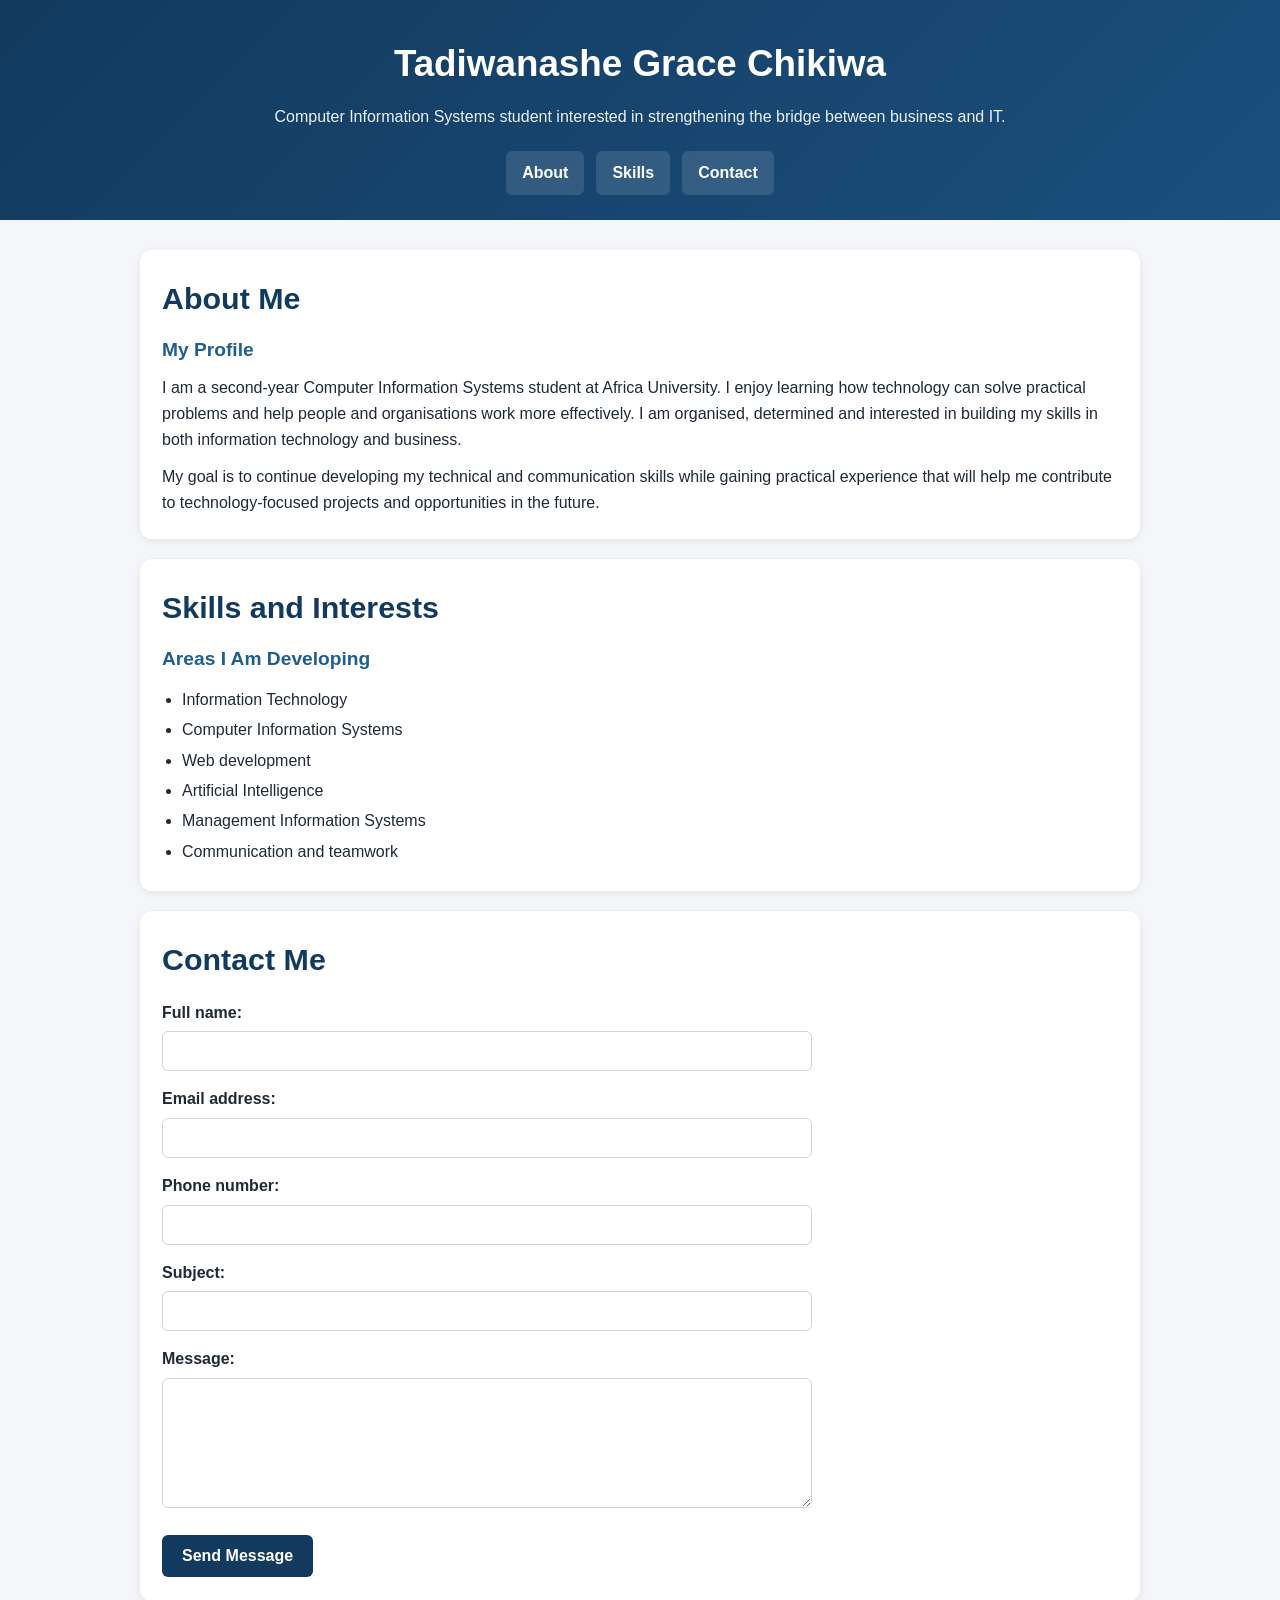
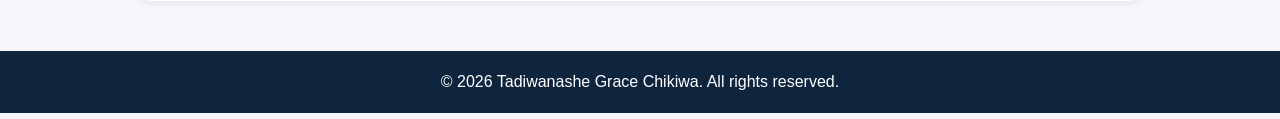
<file: index.html>
<!DOCTYPE html>
<html lang="en">

<head>
    <meta charset="UTF-8">
    <meta name="description" content="Tadiwanashe Grace Chikiwa's profile and mini-portfolio page.">
    <meta name="viewport" content="width=device-width, initial-scale=1.0">
    <title>Tadiwanashe Grace Chikiwa | Profile</title>
</head>

<body style="margin: 0; font-family: Arial, sans-serif; background-color: #f4f6f9; color: #1f2937; line-height: 1.6;">
    <header
        style="background: linear-gradient(135deg, #123a5f 0%, #1b4f7d 100%); color: #ffffff; padding: 35px 20px 25px; text-align: center;">
        <h1 style="margin: 0 0 10px; font-size: 2.3rem;">Tadiwanashe Grace Chikiwa</h1>
        <p style="margin: 0; font-size: 1rem; color: #eaf1f9;">Computer Information Systems student interested in
            strengthening the bridge between business and IT.</p>

        <nav aria-label="Main navigation" style="margin-top: 22px;">
            <ul
                style="list-style: none; margin: 0; padding: 0; display: flex; justify-content: center; gap: 12px; flex-wrap: wrap;">
                <li><a href="#about"
                        style="display: inline-block; background-color: rgba(255,255,255,0.12); color: #ffffff; text-decoration: none; padding: 9px 16px; border-radius: 6px; font-weight: bold;">About</a>
                </li>
                <li><a href="#skills"
                        style="display: inline-block; background-color: rgba(255,255,255,0.12); color: #ffffff; text-decoration: none; padding: 9px 16px; border-radius: 6px; font-weight: bold;">Skills</a>
                </li>
                <li><a href="#contact"
                        style="display: inline-block; background-color: rgba(255,255,255,0.12); color: #ffffff; text-decoration: none; padding: 9px 16px; border-radius: 6px; font-weight: bold;">Contact</a>
                </li>
            </ul>
        </nav>
    </header>

    <main style="max-width: 1000px; margin: 30px auto; padding: 0 20px 20px;">
        <section id="about"
            style="background-color: #ffffff; padding: 24px 22px; margin-bottom: 20px; border-radius: 12px; box-shadow: 0 2px 8px rgba(0,0,0,0.08);">
            <h2 style="margin: 0 0 12px; color: #123a5f; font-size: 1.9rem;">About Me</h2>
            <article>
                <h3 style="margin: 0 0 10px; color: #1f5f8f; font-size: 1.2rem;">My Profile</h3>
                <p style="margin: 0 0 12px;">
                    I am a second-year Computer Information Systems student at Africa University.
                    I enjoy learning how technology can solve practical problems and help people
                    and organisations work more effectively. I am organised, determined and
                    interested in building my skills in both information technology and business.
                </p>
                <p style="margin: 0;">
                    My goal is to continue developing my technical and communication skills while
                    gaining practical experience that will help me contribute to technology-focused
                    projects and opportunities in the future.
                </p>
            </article>
        </section>

        <section id="skills"
            style="background-color: #ffffff; padding: 24px 22px; margin-bottom: 20px; border-radius: 12px; box-shadow: 0 2px 8px rgba(0,0,0,0.08);">
            <h2 style="margin: 0 0 12px; color: #123a5f; font-size: 1.9rem;">Skills and Interests</h2>
            <article>
                <h3 style="margin: 0 0 10px; color: #1f5f8f; font-size: 1.2rem;">Areas I Am Developing</h3>
                <ul style="margin: 0; padding-left: 20px; line-height: 1.9;">
                    <li>Information Technology</li>
                    <li>Computer Information Systems</li>
                    <li>Web development</li>
                    <li>Artificial Intelligence</li>
                    <li>Management Information Systems</li>
                    <li>Communication and teamwork</li>
                </ul>
            </article>
        </section>

        <section id="contact"
            style="background-color: #ffffff; padding: 24px 22px; border-radius: 12px; box-shadow: 0 2px 8px rgba(0,0,0,0.08);">
            <h2 style="margin: 0 0 16px; color: #123a5f; font-size: 1.9rem;">Contact Me</h2>

            <form action="#" method="post" style="max-width: 650px;">
                <p style="margin: 0 0 15px;">
                    <label for="full-name" style="display: block; margin-bottom: 6px; font-weight: bold;">Full
                        name:</label>
                    <input type="text" id="full-name" name="full_name" minlength="2" required
                        style="width: 100%; padding: 10px; border: 1px solid #cbd5e1; border-radius: 6px; box-sizing: border-box; font-size: 1rem;">
                </p>

                <p style="margin: 0 0 15px;">
                    <label for="email" style="display: block; margin-bottom: 6px; font-weight: bold;">Email
                        address:</label>
                    <input type="email" id="email" name="email" required
                        style="width: 100%; padding: 10px; border: 1px solid #cbd5e1; border-radius: 6px; box-sizing: border-box; font-size: 1rem;">
                </p>

                <p style="margin: 0 0 15px;">
                    <label for="phone" style="display: block; margin-bottom: 6px; font-weight: bold;">Phone
                        number:</label>
                    <input type="tel" id="phone" name="phone" pattern="[0-9+() -]{7,20}" required
                        style="width: 100%; padding: 10px; border: 1px solid #cbd5e1; border-radius: 6px; box-sizing: border-box; font-size: 1rem;">
                </p>

                <p style="margin: 0 0 15px;">
                    <label for="subject" style="display: block; margin-bottom: 6px; font-weight: bold;">Subject:</label>
                    <input type="text" id="subject" name="subject" minlength="3" required
                        style="width: 100%; padding: 10px; border: 1px solid #cbd5e1; border-radius: 6px; box-sizing: border-box; font-size: 1rem;">
                </p>

                <p style="margin: 0 0 20px;">
                    <label for="message" style="display: block; margin-bottom: 6px; font-weight: bold;">Message:</label>
                    <textarea id="message" name="message" rows="6" minlength="10" required
                        style="width: 100%; padding: 10px; border: 1px solid #cbd5e1; border-radius: 6px; box-sizing: border-box; resize: vertical; font-size: 1rem;"></textarea>
                </p>

                <button type="submit"
                    style="background-color: #123a5f; color: #ffffff; border: none; padding: 12px 20px; border-radius: 6px; font-size: 1rem; font-weight: bold; cursor: pointer;">Send
                    Message</button>
            </form>
        </section>
    </main>

    <footer style="background-color: #0f243d; color: #ffffff; text-align: center; padding: 18px;">
        <p style="margin: 0;">&copy; 2026 Tadiwanashe Grace Chikiwa. All rights reserved.</p>
    </footer>
</body>

</html>
</file>
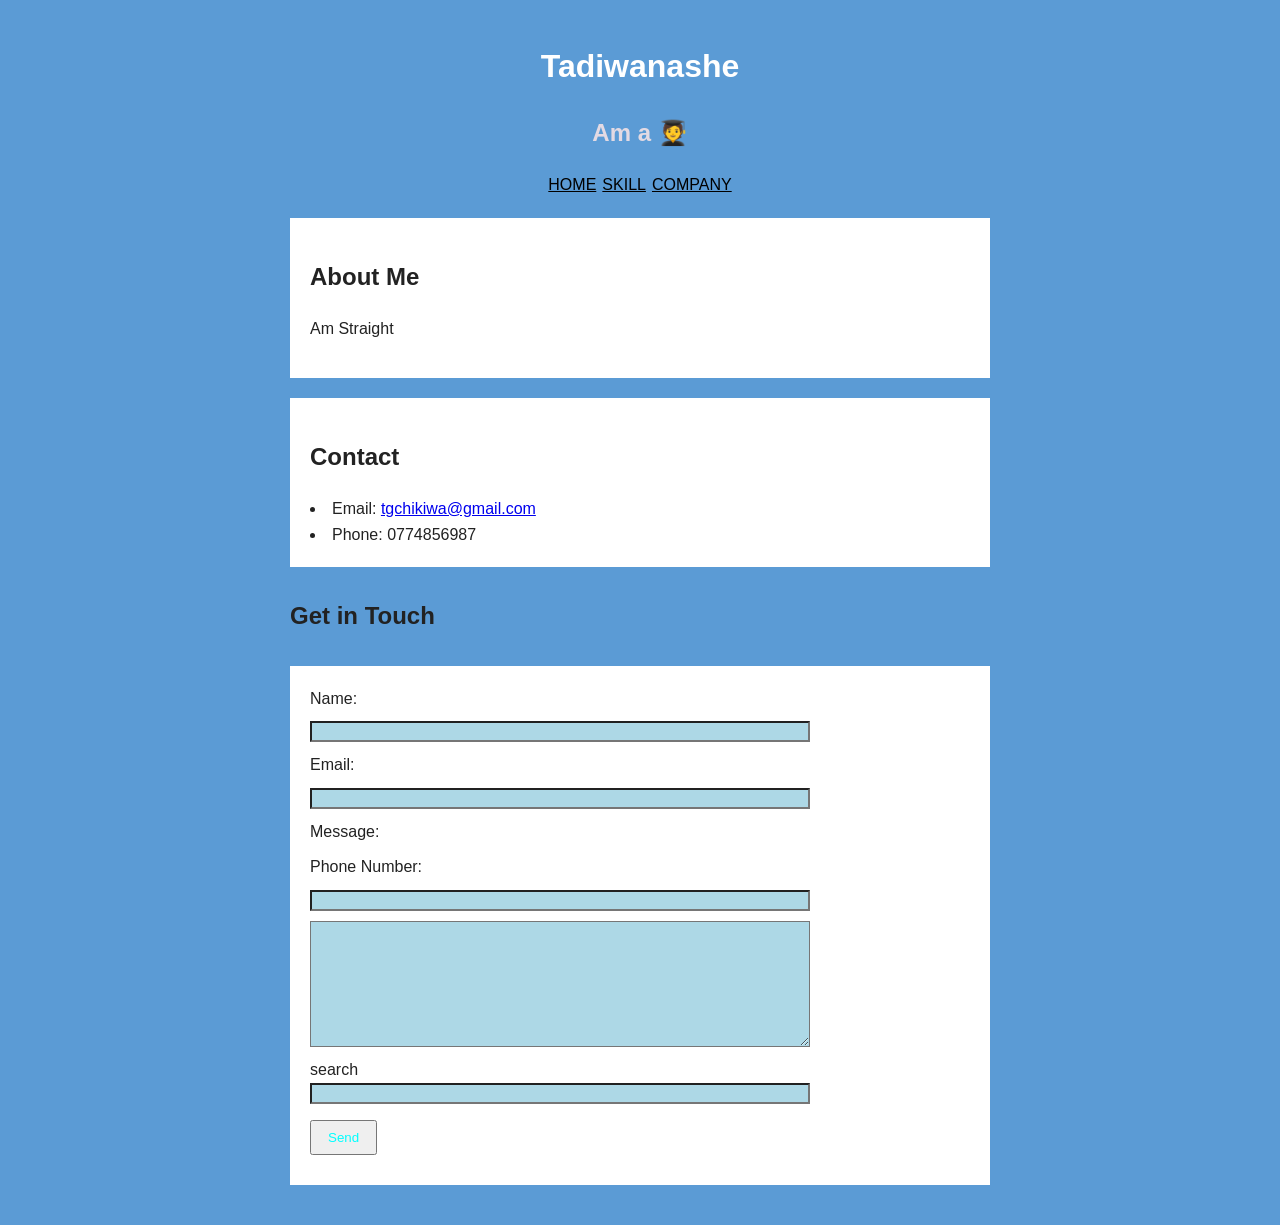
<file: profile.html>
<!DOCTYPE html>
<html lang="en">

<head>
    <header>
        <style>
            h1 {
                color: white; /* internal styling */
            }
        </style>
        <h1 style="text-align: center;">Tadiwanashe</h1>
        <h2 style="color: rgb(227, 218, 227);" style="text-align: center;" style=" font-weight: bold,"> Am a 🧑‍🎓</h2>
        <!--inline styling-->
        <nav>
            <a href="#home"> HOME</a>
            <a style="text-align: center;" href="#skill"> SKILL</a>
            <a href="#company"> COMPANY</a>
        </nav>
    </header>
    <meta charset="UTF-8">
    <meta name="viewport" content="width=device-width, initial-scale=1.0">
    <title>first_lecture_my profile</title>
    <link rel="stylesheet" href="style.css"> <!--linking the css file to the html file-->
</head>
<main>
    <section>
        <h2> About Me</h2>
        <p> Am Straight</p>
    </section>
    <section>
        <h2> Contact</h2>

        <li> Email: <a href="tgchikiwa@gmail.com">tgchikiwa@gmail.com</a> </li>
        <li> Phone: 0774856987</li>
    </section>
    <h2 style="margin-top: 30px;"> Get in Touch</h2>
    <form style="margin-top: 30px;">
        <label for="name">Name:</label>
        <input type="text" id="name" name="name" pattern="[A-Za-z]{3,}" title="Please enter at least 3 letters"
            required>

        <label for="email">Email:</label>
        <input type="email" id="email" name="email" required>

        <label for="message">Message:</label>

        <label for="number">Phone Number:</label>
        <input type="tel" id="number" name="number" pattern="[0-9]{10}" title="Please enter exactly 10 digits" required>

        <textarea id="message" name="message" rows="8" cols="40"></textarea>

        <div>search</div>
        <input type="text">
        <p> </p>

        <button type="submit">Send</button>
    </form>

</main>


</body>

</html>
</file>
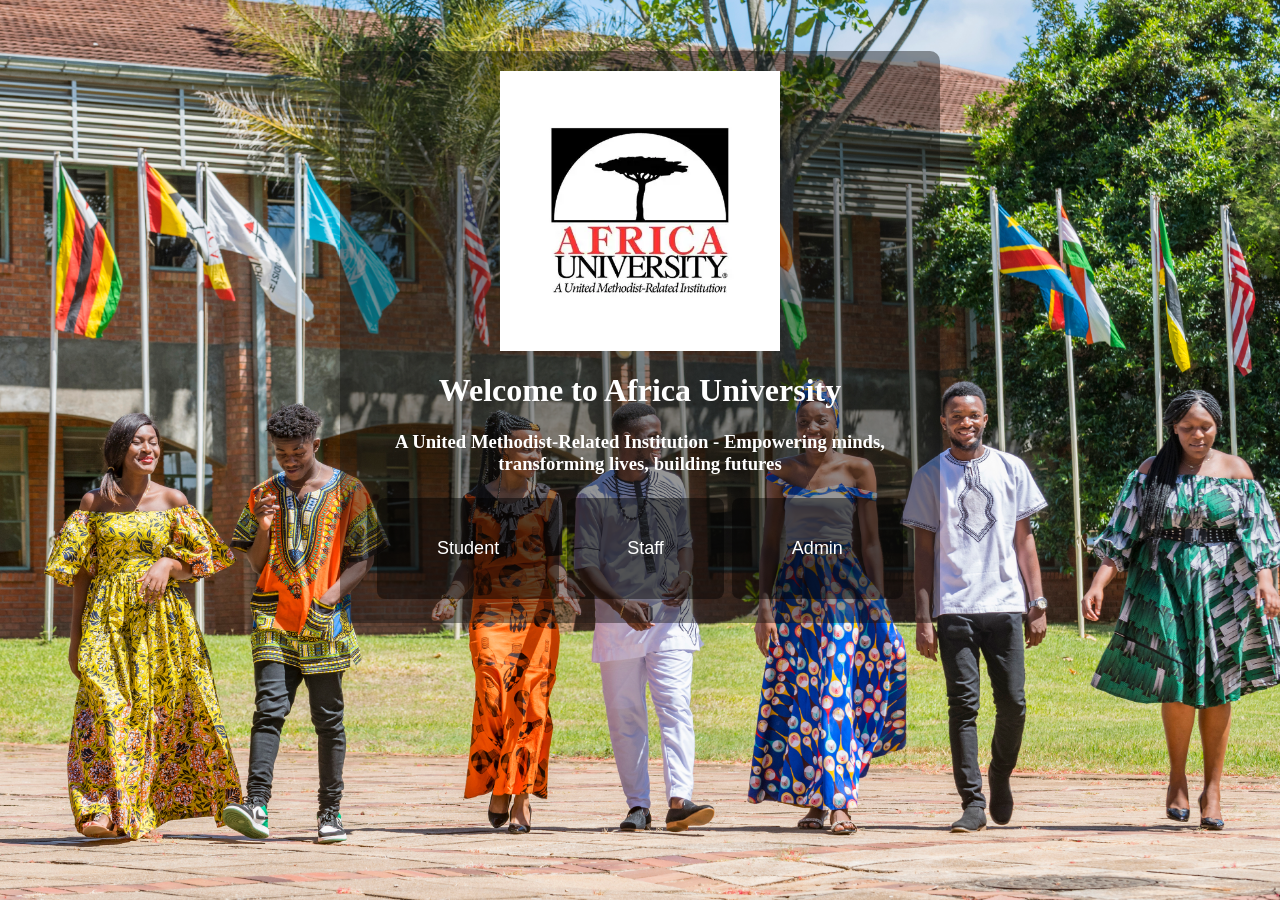
<file: AU/AU_main.html>
<!DOCTYPE html>
<html lang="en">

<head>
    <title>AU Website</title>
</head>

<body>
    <link rel="stylesheet" href="AUmain_style.css">
    <div class="container">
        <img src="logo.webp" alt="Description of image" width="10" height="150">
        <h1>Welcome to Africa University</h1>
        <h3>A United Methodist-Related Institution - Empowering minds, transforming lives, building futures</h3>
        <section></section>

        <button><a href="AU_studentProfile.html">Student </a></button>
        <button><a href="AU_lecturerProfile.html">Staff</a></button>
        <button><a href="AU_adminProfile.html">Admin</a></button>
        </section>

    </div>

</body>

</html>
</file>
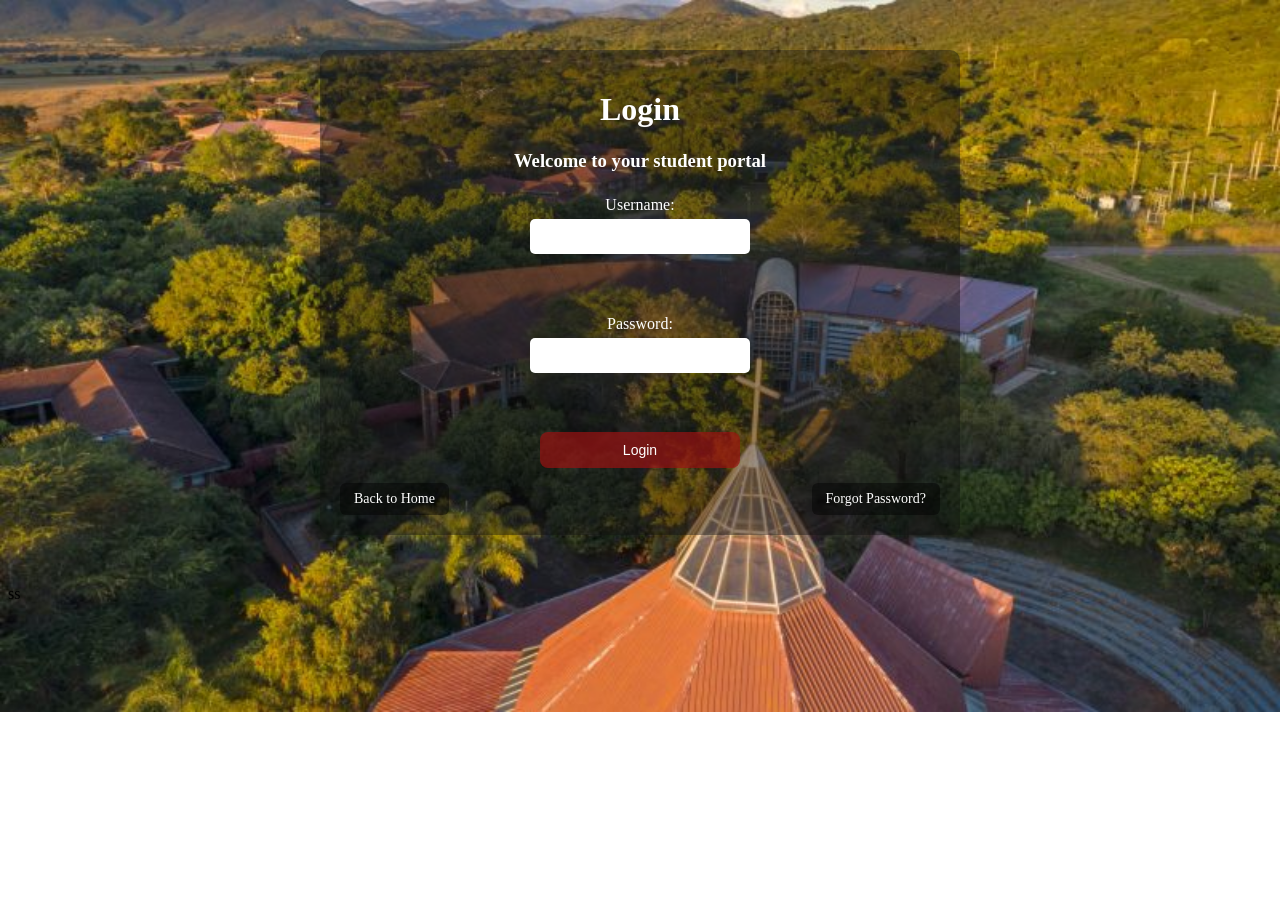
<file: AU/AU_studentProfile.html>
<!DOCTYPE html>
<html lang="en">

<head>
    <meta charset="UTF-8">
    <meta name="viewport" content="width=device-width, initial-scale=1.0">
    <title>Student Profile</title>
</head>

<body>
    <link rel="stylesheet" href="AU_studentProfile_style.css">
    <div class="container">

        <h1> Login</h1>
        <h3>Welcome to your student portal</h3>

        <form action="AU_studentProfile.html" method="post">
            <label for="username">Username:</label>
            <input type="text" id="username" name="username" required><br><br>
            <label for="password">Password:</label>
            <input type="password" id="password" name="password" required><br><br>
            <input type="submit" value="Login">
        </form>

        <div class="button-row">
            <a href="AU_main.html" class="nav-button">Back to Home</a>
            <a href="AU_studentProfile.html" class="nav-button">Forgot Password?</a>
        </div>
    </div>
</body>

</html>ss
</file>
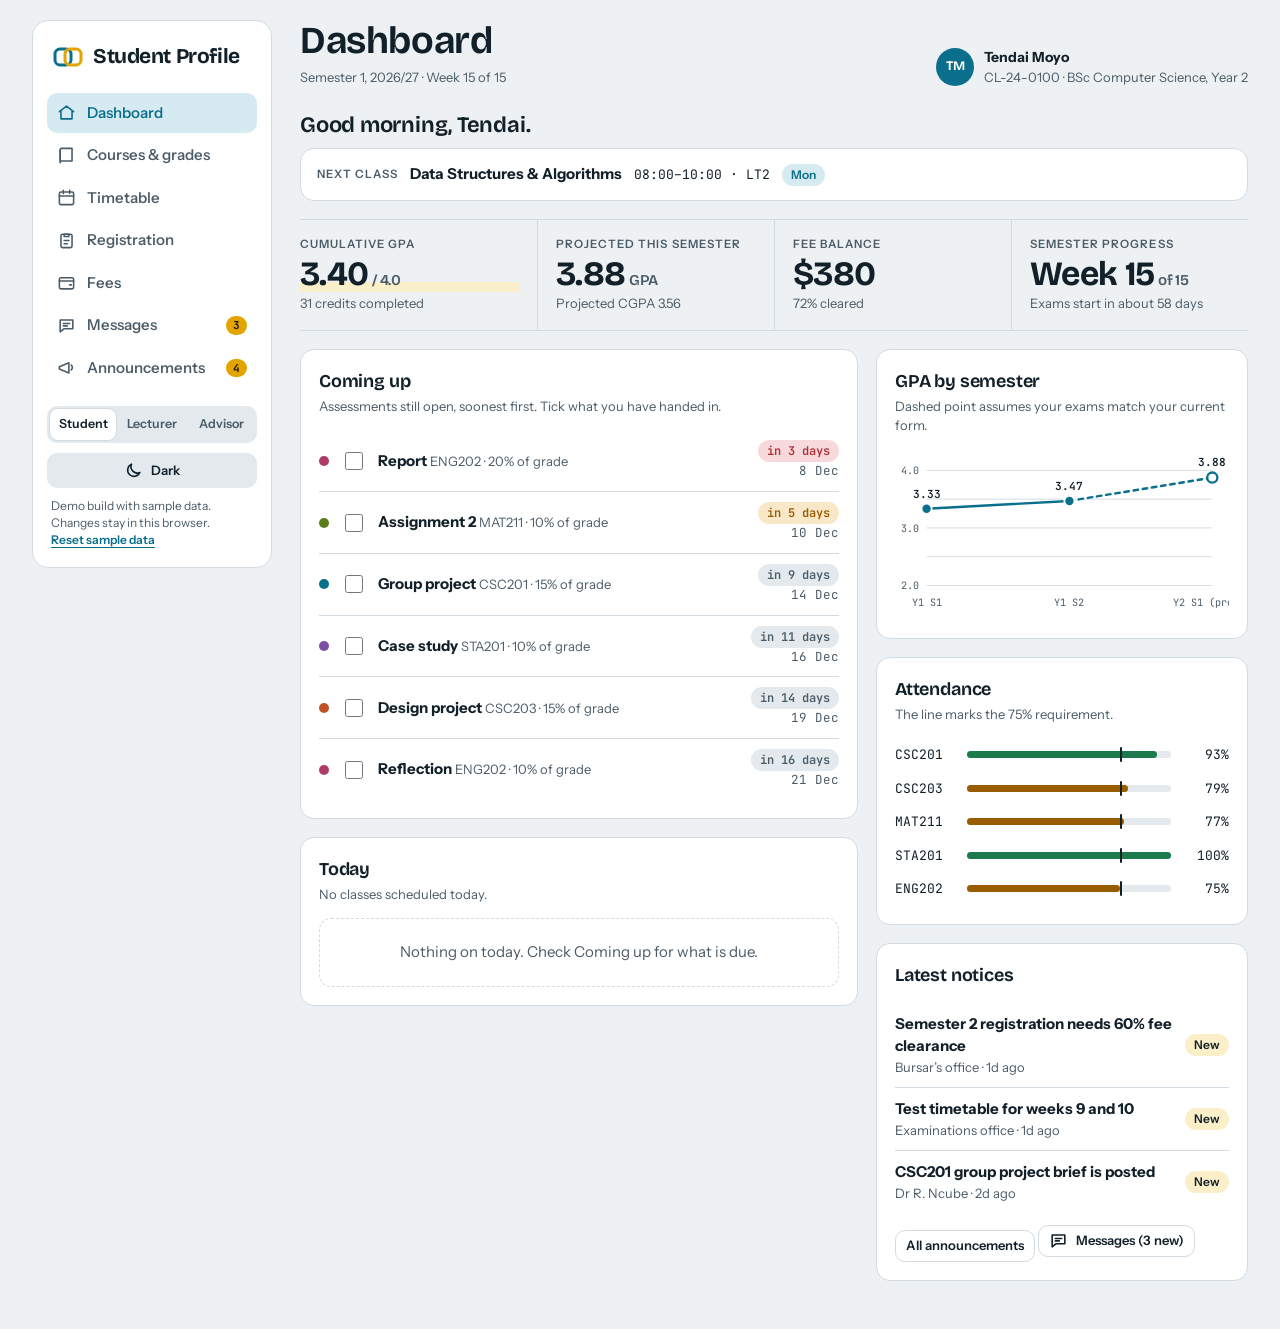
<file: group assignment/Student Profile.html>
<!doctype html><html><head><meta charset=utf8><meta name=viewport content="width=device-width,initial-scale=1,viewport-fit=cover"><style>:root{color-scheme:light;box-sizing:border-box;padding-top:env(safe-area-inset-top,0px);padding-bottom:env(safe-area-inset-bottom,0px)}html{scroll-padding-top:env(safe-area-inset-top,0px)}body{margin:0;padding:0;font:14px -apple-system,BlinkMacSystemFont,sans-serif;background:#faf9f5;color:#141413}img{max-width:100%}[hidden]:not([hidden=until-found i]){display:none!important}</style></head><body>
<title>Student Profile</title>
<link rel="preconnect" href="https://fonts.googleapis.com">
<link rel="preconnect" href="https://fonts.gstatic.com" crossorigin>
<link rel="stylesheet" href="https://fonts.googleapis.com/css2?family=Bricolage+Grotesque:opsz,wght@12..96,500..800&family=Instrument+Sans:wght@400..700&family=JetBrains+Mono:wght@400;500&display=swap">
<style>
/* Layout: sticky navigation rail plus one content column on desktop; the rail collapses into a scrolling tab strip on phones. Palette: cool slate with a teal accent and marigold used only for highlights. */
:root{
  --bg:#EDF1F4; --surface:#FFFFFF; --sunk:#E3E9ED; --ink:#12202A; --ink2:#4B5C68; --line:#D2DBE1;
  --accent:#0A6F8C; --accent-ink:#FFFFFF; --accent-soft:#D6EBF1;
  --mark:#E3A400; --mark-soft:#FBEFC9;
  --good:#1D7A4D; --good-soft:#D8EFE1; --warn:#9A5C00; --warn-soft:#F9E8C7; --bad:#B0303A; --bad-soft:#F7D9DB;
  --c1:#0A6F8C; --c2:#BE5328; --c3:#5A7D1C; --c4:#7A4EA4; --c5:#AE3A69;
  --font-d:'Bricolage Grotesque',system-ui,-apple-system,'Segoe UI',sans-serif;
  --font-b:'Instrument Sans',system-ui,-apple-system,'Segoe UI',sans-serif;
  --font-m:'JetBrains Mono',ui-monospace,SFMono-Regular,Menlo,monospace;
}
@media (prefers-color-scheme: dark){
  :root:not([data-theme="light"]){
    --bg:#0D151A; --surface:#141F27; --sunk:#1B2933; --ink:#E5EDF1; --ink2:#9EB0BB; --line:#25343F;
    --accent:#4FB8D6; --accent-ink:#06222B; --accent-soft:#15313C;
    --mark:#F0C04A; --mark-soft:#3A2F10;
    --good:#5FCB93; --good-soft:#12301F; --warn:#E8B04A; --warn-soft:#38290E; --bad:#F08189; --bad-soft:#3A1A1D;
    --c1:#4FB8D6; --c2:#F08A5D; --c3:#9DC653; --c4:#B993E0; --c5:#EE7FAE;
    color-scheme:dark;
  }
}
:root[data-theme="dark"]{
  --bg:#0D151A; --surface:#141F27; --sunk:#1B2933; --ink:#E5EDF1; --ink2:#9EB0BB; --line:#25343F;
  --accent:#4FB8D6; --accent-ink:#06222B; --accent-soft:#15313C;
  --mark:#F0C04A; --mark-soft:#3A2F10;
  --good:#5FCB93; --good-soft:#12301F; --warn:#E8B04A; --warn-soft:#38290E; --bad:#F08189; --bad-soft:#3A1A1D;
  --c1:#4FB8D6; --c2:#F08A5D; --c3:#9DC653; --c4:#B993E0; --c5:#EE7FAE;
  color-scheme:dark;
}
*{box-sizing:border-box}
body{background:var(--bg);color:var(--ink);font-family:var(--font-b);font-size:15px;line-height:1.5;-webkit-text-size-adjust:100%}
h1,h2,h3,h4{font-family:var(--font-d);font-weight:650;margin:0;text-wrap:balance;letter-spacing:-.01em}
p{margin:0}
button,input,select,textarea{font:inherit;color:inherit}
:focus-visible{outline:2px solid var(--accent);outline-offset:2px;border-radius:6px}
.mono{font-family:var(--font-m);font-variant-numeric:tabular-nums}
.num{font-variant-numeric:tabular-nums}
.muted{color:var(--ink2)}
.small{font-size:13px}
.lbl{font-size:11.5px;letter-spacing:.09em;text-transform:uppercase;color:var(--ink2);font-weight:600}

/* shell */
.app{max-width:1340px;margin:0 auto;padding-inline:clamp(16px,3vw,32px);padding-block:20px 48px;display:grid;grid-template-columns:240px minmax(0,1fr);gap:28px;align-items:start}
.rail{position:sticky;top:calc(20px + env(safe-area-inset-top,0px));display:flex;flex-direction:column;gap:18px;background:var(--surface);border:1px solid var(--line);border-radius:16px;padding:18px 14px;max-height:calc(100vh - 40px);overflow:auto}
.brand{display:flex;align-items:center;gap:10px;padding:2px 6px}
.brand b{font-family:var(--font-d);font-size:21px;letter-spacing:-.02em}
.brand svg{flex:none}
.nav{display:flex;flex-direction:column;gap:2px}
.nav button{display:flex;align-items:center;gap:11px;width:100%;text-align:left;background:none;border:0;border-radius:10px;padding:9px 10px;cursor:pointer;color:var(--ink2);font-weight:550}
.nav button:hover{background:var(--sunk);color:var(--ink)}
.nav button[aria-current="page"]{background:var(--accent-soft);color:var(--accent)}
.nav .badge{margin-left:auto;background:var(--mark);color:#241A00;border-radius:99px;font-size:11px;font-weight:700;padding:1px 7px;font-family:var(--font-m)}
.rail-foot{display:flex;flex-direction:column;gap:10px;margin-top:auto}
.seg{display:grid;grid-template-columns:1fr 1fr 1fr;background:var(--sunk);border-radius:10px;padding:3px;gap:3px}
.seg button{border:0;background:none;border-radius:8px;padding:6px 4px;cursor:pointer;font-weight:600;color:var(--ink2);font-size:12.5px}
.seg button[aria-pressed="true"]{background:var(--surface);color:var(--ink);box-shadow:0 0 0 1px var(--line)}
.demo-tag{font-size:12px;color:var(--ink2);line-height:1.4;padding:0 4px}
.linkbtn{background:none;border:0;color:var(--accent);cursor:pointer;padding:0;font-weight:600;font-size:inherit;text-decoration:underline;text-underline-offset:3px}
.iconbtn{display:inline-flex;align-items:center;justify-content:center;gap:8px;background:var(--sunk);border:0;border-radius:10px;padding:8px 10px;cursor:pointer;font-weight:600;font-size:13px;color:var(--ink)}
.main{min-width:0;display:flex;flex-direction:column;gap:22px}
.top{display:flex;flex-wrap:wrap;gap:12px 20px;align-items:flex-end;justify-content:space-between}
.top h1{font-size:clamp(26px,3.4vw,38px);line-height:1.1}
.top .term{font-size:13px;color:var(--ink2);margin-top:6px}
.user{display:flex;align-items:center;gap:10px;font-size:13px}
.avatar{width:38px;height:38px;border-radius:50%;background:var(--accent);color:var(--accent-ink);display:grid;place-items:center;font-family:var(--font-d);font-weight:700;flex:none}
.user b{display:block;font-size:14px}

/* generic parts */
.card{background:var(--surface);border:1px solid var(--line);border-radius:14px;padding:18px;min-width:0}
.card h2{font-size:18px;margin-bottom:2px}
.card .sub{font-size:13px;color:var(--ink2);margin-bottom:14px}
.grid2{display:grid;grid-template-columns:repeat(auto-fit,minmax(min(100%,340px),1fr));gap:18px;align-items:start}
.cols{display:grid;grid-template-columns:minmax(0,1.5fr) minmax(0,1fr);gap:18px;align-items:start}
.stack{display:flex;flex-direction:column;gap:18px;min-width:0}
.btn{display:inline-flex;align-items:center;justify-content:center;gap:8px;padding:8px 14px;border-radius:10px;border:1px solid var(--line);background:var(--surface);cursor:pointer;font-weight:600;font-size:14px}
.btn:hover:not(:disabled){border-color:var(--ink2)}
.btn.primary{background:var(--accent);color:var(--accent-ink);border-color:transparent}
.btn.primary:hover:not(:disabled){filter:brightness(1.07)}
.btn.small{padding:5px 10px;font-size:13px}
.btn:disabled{opacity:.5;cursor:not-allowed}
.pill{display:inline-flex;align-items:center;gap:5px;border-radius:99px;padding:2px 9px;font-size:12px;font-weight:600;background:var(--sunk);color:var(--ink2);white-space:nowrap}
.pill.good{background:var(--good-soft);color:var(--good)}
.pill.warn{background:var(--warn-soft);color:var(--warn)}
.pill.bad{background:var(--bad-soft);color:var(--bad)}
.pill.acc{background:var(--accent-soft);color:var(--accent)}
.gchip{display:inline-block;min-width:34px;text-align:center;border-radius:8px;padding:1px 8px;font-family:var(--font-m);font-weight:500;font-size:13px}
.g-a{background:var(--good-soft);color:var(--good)}
.g-b{background:var(--accent-soft);color:var(--accent)}
.g-c{background:var(--warn-soft);color:var(--warn)}
.g-f{background:var(--bad-soft);color:var(--bad)}
.bar{position:relative;height:8px;border-radius:99px;background:var(--sunk);overflow:visible}
.bar>i{position:absolute;left:0;top:0;bottom:0;border-radius:99px;background:var(--accent);min-width:2px}
.bar>i.pend{background:repeating-linear-gradient(135deg,var(--mark) 0 4px,var(--mark-soft) 4px 8px)}
.bar>i.good{background:var(--good)}.bar>i.warn{background:var(--warn)}.bar>i.bad{background:var(--bad)}
.bar>u{position:absolute;top:-4px;bottom:-4px;width:2px;background:var(--ink);border-radius:2px;text-decoration:none}
.tbl{overflow-x:auto}
table{border-collapse:collapse;width:100%}
th{font-size:11.5px;letter-spacing:.08em;text-transform:uppercase;color:var(--ink2);text-align:left;font-weight:600;padding:8px 12px;border-bottom:1px solid var(--line);white-space:nowrap}
td{padding:10px 12px;border-bottom:1px solid var(--line);vertical-align:middle}
tr:last-child td{border-bottom:0}
td.r,th.r{text-align:right}
.empty{padding:22px;text-align:center;color:var(--ink2);border:1px dashed var(--line);border-radius:12px}
.note{font-size:13px;color:var(--ink2);background:var(--sunk);border-radius:10px;padding:10px 12px}
.note.warn{background:var(--warn-soft);color:var(--warn)}
.note.bad{background:var(--bad-soft);color:var(--bad)}
.note.good{background:var(--good-soft);color:var(--good)}
.field{display:flex;flex-direction:column;gap:5px;min-width:0}
.field label{font-size:13px;font-weight:600}
.field input,.field select,.field textarea{background:var(--surface);border:1px solid var(--line);border-radius:9px;padding:8px 10px;width:100%;min-width:0}
.field textarea{min-height:96px;resize:vertical}
.formrow{display:grid;grid-template-columns:repeat(auto-fit,minmax(min(100%,180px),1fr));gap:12px}
.chips{display:flex;flex-wrap:wrap;gap:8px}
.chips button{background:var(--surface);border:1px solid var(--line);border-radius:99px;padding:5px 13px;cursor:pointer;font-weight:600;font-size:13px;color:var(--ink2)}
.chips button[aria-pressed="true"]{background:var(--ink);color:var(--bg);border-color:var(--ink)}

/* dashboard */
.hello{display:flex;flex-direction:column;gap:6px}
.hello .next{display:flex;flex-wrap:wrap;align-items:center;gap:8px 12px;background:var(--surface);border:1px solid var(--line);border-radius:14px;padding:14px 16px}
.hello .next .t{font-family:var(--font-m);font-size:13px}
.strip{display:grid;grid-template-columns:repeat(auto-fit,minmax(min(100%,190px),1fr));border-block:1px solid var(--line)}
.strip>div{padding:16px 18px 16px 0;display:flex;flex-direction:column;gap:2px}
.strip>div+div{padding-left:18px;border-left:1px solid var(--line)}
.strip .v{font-family:var(--font-d);font-size:34px;font-weight:700;letter-spacing:-.02em;line-height:1.1}
.strip .v small{font-size:15px;font-weight:600;color:var(--ink2);margin-left:4px}
.strip .v.hl{box-shadow:inset 0 -10px 0 var(--mark-soft)}
.list{display:flex;flex-direction:column}
.list>div{display:flex;align-items:center;gap:12px;padding:10px 0;border-bottom:1px solid var(--line)}
.list>div:last-child{border-bottom:0}
.list .grow{flex:1;min-width:0}
.list .when{font-family:var(--font-m);font-size:12.5px;text-align:right;white-space:nowrap}
.dot{width:10px;height:10px;border-radius:50%;flex:none;background:var(--cc)}
.chk{width:18px;height:18px;accent-color:var(--accent);flex:none}
.done-t{text-decoration:line-through;color:var(--ink2)}
.att{display:grid;grid-template-columns:62px 1fr 48px;gap:10px;align-items:center;padding:7px 0}
.att .bar{height:7px}

/* courses */
.course{display:flex;flex-direction:column;gap:14px}
.course header{display:flex;justify-content:space-between;gap:12px;align-items:flex-start}
.course header .code{font-family:var(--font-m);font-size:12.5px;color:var(--cc);font-weight:500}
.course header h3{font-size:19px;line-height:1.2}
.big{font-family:var(--font-d);font-size:36px;font-weight:700;line-height:1;text-align:right;letter-spacing:-.02em}
.arow{display:grid;grid-template-columns:minmax(0,1.2fr) minmax(0,1fr) auto;gap:10px;align-items:center;font-size:14px}
.arow .nm small{color:var(--ink2);margin-left:4px}
.arow .val{font-family:var(--font-m);font-size:12.5px;text-align:right;white-space:nowrap}
.plan{border:1px solid var(--line);border-radius:12px;padding:12px;display:flex;flex-direction:column;gap:8px}
.plan .row{display:flex;flex-wrap:wrap;align-items:center;gap:8px 10px;font-size:14px}
.plan select{background:var(--surface);border:1px solid var(--line);border-radius:8px;padding:3px 8px}
.plan .answer{font-family:var(--font-d);font-size:20px;font-weight:650}
details.term{border-top:1px solid var(--line)}
details.term summary{cursor:pointer;padding:12px 0;display:flex;gap:12px;align-items:center;font-weight:600;list-style:none}
details.term summary::-webkit-details-marker{display:none}
details.term summary .gp{margin-left:auto;font-family:var(--font-m)}
.scale{display:flex;flex-wrap:wrap;gap:6px 14px;font-size:13px;color:var(--ink2)}

/* timetable */
.tt-scroll{overflow-x:auto;border:1px solid var(--line);border-radius:14px;background:var(--surface)}
.tt{display:grid;grid-template-columns:54px repeat(5,minmax(112px,1fr));min-width:660px}
.tt .hd{padding:10px 8px;text-align:center;font-weight:650;font-size:13px;border-bottom:1px solid var(--line);background:var(--surface)}
.tt .hd.today{color:var(--accent);box-shadow:inset 0 -3px 0 var(--accent)}
.tt .tcol{position:relative;border-left:1px solid var(--line);height:var(--h);background-image:linear-gradient(var(--line) 1px,transparent 1px);background-size:100% var(--rh)}
.tt .tcol.today{background-color:color-mix(in srgb,var(--accent) 5%,var(--surface))}
.tt .hrs{position:relative;height:var(--h)}
.tt .hrs span{position:absolute;right:8px;transform:translateY(-50%);font-family:var(--font-m);font-size:11px;color:var(--ink2)}
.blk{position:absolute;left:4px;right:4px;border-radius:8px;border-left:4px solid var(--cc);background:color-mix(in srgb,var(--cc) 15%,var(--surface));padding:5px 7px;font-size:12px;line-height:1.3;overflow:hidden}
.blk b{display:block;font-family:var(--font-m);font-weight:500;font-size:11.5px;color:var(--cc)}
.blk span{color:var(--ink2)}

/* fees */
.stacked{height:14px;border-radius:99px;background:var(--sunk);display:flex;position:relative;overflow:visible}
.stacked i{display:block;height:100%}
.stacked i:first-child{border-radius:99px 0 0 99px;background:var(--accent)}
.stacked i.pend{background:repeating-linear-gradient(135deg,var(--mark) 0 4px,var(--mark-soft) 4px 8px)}
.stacked u{position:absolute;top:-5px;bottom:-5px;width:2px;background:var(--ink);text-decoration:none}
.bal{font-family:var(--font-d);font-size:44px;font-weight:700;letter-spacing:-.02em;line-height:1}
.legend{display:flex;flex-wrap:wrap;gap:6px 16px;font-size:12.5px;color:var(--ink2)}
.legend i{display:inline-block;width:10px;height:10px;border-radius:3px;margin-right:6px;vertical-align:-1px}

/* registration */
.opt{display:flex;flex-direction:column;gap:8px;padding:14px 0;border-bottom:1px solid var(--line)}
.opt:last-child{border-bottom:0}
.opt .hd{display:flex;gap:10px;align-items:flex-start;justify-content:space-between}
.opt .hd .nm{min-width:0}
.opt .hd .nm b{font-family:var(--font-d);font-size:16.5px}
.opt .meta{font-size:13px;color:var(--ink2);display:flex;flex-wrap:wrap;gap:4px 14px}
.opt.in{background:linear-gradient(90deg,var(--accent-soft),transparent 70%);margin-inline:-18px;padding-inline:18px}
.meter{position:relative;height:10px;border-radius:99px;background:var(--sunk);margin:8px 0 22px}
.meter i{position:absolute;left:0;top:0;bottom:0;border-radius:99px;background:var(--accent)}
.meter u{position:absolute;top:-3px;bottom:-3px;width:2px;background:var(--ink);text-decoration:none}
.meter u span{position:absolute;top:16px;left:50%;transform:translateX(-50%);font:11px var(--font-m);color:var(--ink2)}
.sticky{position:sticky;top:calc(20px + env(safe-area-inset-top,0px))}

/* announcements */
.ann{border-bottom:1px solid var(--line);padding:14px 0}
.ann:last-child{border-bottom:0}
.ann button.h{all:unset;box-sizing:border-box;display:flex;gap:12px;align-items:flex-start;width:100%;cursor:pointer;border-radius:8px}
.ann button.h:focus-visible{outline:2px solid var(--accent);outline-offset:3px}
.ann .tt2{flex:1;min-width:0}
.ann .tt2 b{font-family:var(--font-d);font-size:16.5px;display:block}
.ann .unr{width:9px;height:9px;border-radius:50%;background:var(--mark);flex:none;margin-top:8px}
.ann .body{margin:10px 0 0 21px;max-width:68ch}

/* gradebook */
.gb input{width:70px;background:var(--surface);border:1px solid var(--line);border-radius:7px;padding:5px 7px;font-family:var(--font-m);font-size:13px;text-align:right}
.gb input[aria-invalid="true"]{border-color:var(--bad);background:var(--bad-soft)}
.gb tr.risk td:first-child{box-shadow:inset 3px 0 0 var(--bad)}
.dist{display:flex;align-items:flex-end;gap:10px;height:120px;padding-top:6px}
.dist div{flex:1;display:flex;flex-direction:column;align-items:center;justify-content:flex-end;gap:5px;height:100%}
.dist i{display:block;width:100%;border-radius:6px 6px 0 0;background:var(--accent);min-height:2px}
.dist span{font:12px var(--font-m);color:var(--ink2)}
.csvbox{width:100%;min-height:110px;font-family:var(--font-m);font-size:12px;border:1px solid var(--line);border-radius:9px;background:var(--surface);padding:10px}

/* messages */
.chat{display:grid;grid-template-columns:minmax(250px,320px) minmax(0,1fr);border:1px solid var(--line);border-radius:14px;background:var(--surface);overflow:hidden;min-height:520px}
.tlist{border-right:1px solid var(--line);display:flex;flex-direction:column;max-height:640px;overflow-y:auto}
.tlist .grp{padding:12px 16px 6px}
.th{all:unset;box-sizing:border-box;display:flex;gap:11px;align-items:flex-start;padding:12px 16px;cursor:pointer;border-bottom:1px solid var(--line);width:100%}
.th:hover{background:var(--sunk)}
.th:focus-visible{outline:2px solid var(--accent);outline-offset:-2px}
.th[aria-current="true"]{background:var(--accent-soft)}
.th .av{width:36px;height:36px;border-radius:50%;display:grid;place-items:center;flex:none;font:700 13px var(--font-d);background:color-mix(in srgb,var(--cc) 20%,var(--surface));color:var(--cc)}
.th .tx{flex:1;min-width:0}
.th .tx b{display:block;font-size:14.5px;white-space:nowrap;overflow:hidden;text-overflow:ellipsis}
.th .tx .sb{font-size:12px;color:var(--ink2);white-space:nowrap;overflow:hidden;text-overflow:ellipsis}
.th .tx .pv{font-size:13px;color:var(--ink2);margin-top:2px;display:-webkit-box;-webkit-line-clamp:2;-webkit-box-orient:vertical;overflow:hidden;word-break:break-word}
.th .mt{display:flex;flex-direction:column;align-items:flex-end;gap:5px;flex:none;font:11.5px var(--font-m);color:var(--ink2)}
.th .ub{background:var(--mark);color:#241A00;border-radius:99px;font:700 11px var(--font-m);padding:1px 7px}
.conv{display:flex;flex-direction:column;min-width:0}
.conv .ch{display:flex;align-items:center;gap:12px;padding:14px 18px;border-bottom:1px solid var(--line)}
.conv .ch h2{font-size:17px}
.msgs{flex:1;overflow-y:auto;padding:16px 18px;display:flex;flex-direction:column;gap:6px;max-height:440px;min-height:260px}
.day{align-self:center;font-size:11.5px;color:var(--ink2);background:var(--sunk);border-radius:99px;padding:2px 12px;margin:8px 0}
.bub{max-width:min(78%,520px);padding:9px 13px;border-radius:16px;background:var(--sunk);align-self:flex-start;border-bottom-left-radius:5px;overflow-wrap:anywhere;white-space:pre-wrap}
.bub.me{align-self:flex-end;background:var(--accent);color:var(--accent-ink);border-bottom-left-radius:16px;border-bottom-right-radius:5px}
.bub time{display:block;font:11px var(--font-m);opacity:.7;margin-top:3px}
.composer{border-top:1px solid var(--line);padding:12px 14px;display:flex;flex-direction:column;gap:10px}
.composer .row{display:flex;gap:10px;align-items:flex-end}
.composer textarea{flex:1;min-width:0;background:var(--surface);border:1px solid var(--line);border-radius:12px;padding:9px 12px;resize:none;min-height:46px;max-height:140px}
.composer .chips button{font-size:12.5px;padding:3px 11px}
.only-m{display:none}
.nomsg{margin:auto;text-align:center;color:var(--ink2);padding:24px}

/* chart */
.ax text{fill:var(--ink2);font:11px var(--font-m)}
.ax .gl{stroke:var(--line);stroke-width:1}
.trend .ln{fill:none;stroke:var(--accent);stroke-width:2.5;stroke-linecap:round;stroke-linejoin:round}
.trend .ln.dash{stroke-dasharray:5 5}
.trend .pt{fill:var(--accent);stroke:var(--surface);stroke-width:2}
.trend .pt.proj{fill:var(--surface);stroke:var(--accent);stroke-width:2.5}
.trend text.v{fill:var(--ink);font:600 12px var(--font-m);text-anchor:middle}
.trend text.x{text-anchor:middle}

.toast{position:fixed;left:50%;transform:translateX(-50%);bottom:calc(20px + env(safe-area-inset-bottom,0px));background:var(--ink);color:var(--bg);padding:10px 16px;border-radius:12px;font-weight:600;font-size:14px;z-index:20;max-width:calc(100vw - 32px);opacity:0;pointer-events:none;transition:opacity .2s}
.toast.show{opacity:1}
@media (prefers-reduced-motion:reduce){.toast{transition:none}}

@media (max-width:1020px){.cols{grid-template-columns:minmax(0,1fr)}.sticky{position:static}}
@media (max-width:860px){
  .app{grid-template-columns:minmax(0,1fr);gap:16px;padding-block:12px 40px}
  .rail{position:sticky;top:env(safe-area-inset-top,0px);z-index:10;max-height:none;overflow:visible;border-radius:14px;padding:10px;gap:8px;flex-direction:row;flex-wrap:wrap;align-items:center}
  .brand{padding:0}
  .nav{order:3;flex-direction:row;overflow-x:auto;width:100%;gap:4px;padding-bottom:2px}
  .nav button{width:auto;white-space:nowrap;padding:8px 12px;flex:none}
  .rail-foot{margin:0 0 0 auto;flex-direction:row;align-items:center}
  .demo-tag,.rail-foot .reset{display:none}
  .strip>div,.strip>div+div{padding:14px 12px 14px 0;border-left:0}
  .strip>div:nth-child(even){padding-left:14px;border-left:1px solid var(--line)}
  .chat{grid-template-columns:minmax(0,1fr)}
  .chat .tlist{border-right:0;max-height:none}
  .chat.show-thread .tlist,.chat.show-list .conv{display:none}
  .only-m{display:inline-flex}
  .msgs{max-height:55vh}
}
@media (max-width:480px){
  .arow{grid-template-columns:minmax(0,1fr) auto}
  .arow .bar{grid-column:1/-1;order:3}
  .big{font-size:30px}
}
</style>

<div class="app" id="app">
  <aside class="rail" aria-label="Main">
    <div class="brand">
      <svg width="30" height="30" viewBox="0 0 30 30" aria-hidden="true"><rect x="2" y="7" width="16" height="16" rx="5" fill="none" stroke="var(--accent)" stroke-width="3"/><rect x="12" y="7" width="16" height="16" rx="5" fill="none" stroke="var(--mark)" stroke-width="3"/></svg>
      <b>Student Profile</b>
    </div>
    <nav class="nav" id="nav" aria-label="Sections"></nav>
    <div class="rail-foot">
      <div class="seg" role="group" aria-label="View as">
        <button type="button" data-act="role" data-role="student" aria-pressed="true">Student</button>
        <button type="button" data-act="role" data-role="staff" aria-pressed="false">Lecturer</button>
        <button type="button" data-act="role" data-role="advisor" aria-pressed="false">Advisor</button>
      </div>
      <button type="button" class="iconbtn" id="themeBtn" data-act="theme" aria-label="Switch colour theme"></button>
      <p class="demo-tag">Demo build with sample data. Changes stay in this browser.<br><button type="button" class="linkbtn reset" data-act="reset">Reset sample data</button></p>
    </div>
  </aside>
  <div class="main">
    <header class="top">
      <div>
        <h1 id="title"></h1>
        <p class="term" id="term"></p>
      </div>
      <div class="user" id="user"></div>
    </header>
    <main id="view" tabindex="-1"></main>
  </div>
</div>
<div class="toast" id="toast" role="status" aria-live="polite"></div>

<script>
(function(){
'use strict';

/* ---------- helpers ---------- */
const $=(s,r)=>(r||document).querySelector(s);
const esc=s=>String(s).replace(/[&<>"']/g,c=>({'&':'&amp;','<':'&lt;','>':'&gt;','"':'&quot;',"'":'&#39;'}[c]));
const DAYS=['Mon','Tue','Wed','Thu','Fri'];
const base=new Date();base.setHours(0,0,0,0);
const dOff=n=>{const d=new Date(base);d.setDate(d.getDate()+n);return d};
const fmt=n=>dOff(n).toLocaleDateString('en-GB',{day:'numeric',month:'short'});
const money=n=>'$'+Number(n).toLocaleString('en-US',{minimumFractionDigits:(n%1?2:0),maximumFractionDigits:2});
const rel=n=>n===0?'today':n===1?'tomorrow':n<0?(-n)+'d ago':'in '+n+' days';
const hh=h=>{const H=Math.floor(h),m=Math.round((h-H)*60);return String(H).padStart(2,'0')+':'+String(m).padStart(2,'0')};
const slotTxt=s=>DAYS[s.d-1]+' '+hh(s.s)+'–'+hh(s.e)+' '+s.room;
const clamp=(v,a,b)=>Math.min(b,Math.max(a,v));
const rng=seed=>{let s=seed>>>0;return()=>{s=(Math.imul(s,1664525)+1013904223)>>>0;return s/4294967296}};

const SCALE=[[75,'A',4],[70,'B+',3.5],[60,'B',3],[55,'C+',2.5],[50,'C',2],[0,'F',0]];
const grade=m=>SCALE.find(x=>Math.round(m)>=x[0]);
const gcls=l=>l==='A'?'g-a':l==='F'?'g-f':l[0]==='B'?'g-b':'g-c';
const chip=m=>{const g=grade(m);return '<span class="gchip '+gcls(g[1])+'">'+g[1]+'</span>'};

const ic=n=>{const p={
 home:'<path d="M3 11l9-7 9 7"/><path d="M5 10v10h14V10"/>',
 book:'<path d="M4 5a2 2 0 012-2h13v16H6a2 2 0 00-2 2z"/><path d="M4 19V5"/>',
 calendar:'<rect x="3" y="5" width="18" height="16" rx="2"/><path d="M3 10h18M8 3v4M16 3v4"/>',
 wallet:'<rect x="3" y="6" width="18" height="14" rx="2"/><path d="M3 10h18M16 15h2"/>',
 mega:'<path d="M3 11v3l12 5V6L3 11z"/><path d="M18 9a4 4 0 010 6"/>',
 clip:'<rect x="5" y="4" width="14" height="17" rx="2"/><path d="M9 4h6v3H9zM9 12h6M9 16h4"/>',
 grid:'<rect x="3" y="3" width="18" height="18" rx="2"/><path d="M3 9h18M3 15h18M9 3v18"/>',
 sun:'<circle cx="12" cy="12" r="4"/><path d="M12 2v2M12 20v2M2 12h2M20 12h2M5 5l1.5 1.5M17.5 17.5L19 19M5 19l1.5-1.5M17.5 6.5L19 5"/>',
 moon:'<path d="M20 14.5A8 8 0 019.5 4 8 8 0 1020 14.5z"/>',
 copy:'<rect x="8" y="8" width="12" height="12" rx="2"/><path d="M4 16V6a2 2 0 012-2h10"/>',
 lock:'<rect x="5" y="11" width="14" height="10" rx="2"/><path d="M8 11V8a4 4 0 018 0v3"/>',
 plus:'<path d="M12 5v14M5 12h14"/>',
 send:'<path d="M3 11l18-8-8 18-2-8z"/>',
 chat:'<path d="M4 5h16v11H9l-5 4z"/><path d="M8 9.5h8M8 12.5h5"/>',
 back:'<path d="M15 5l-7 7 7 7"/>'
};return '<svg width="19" height="19" viewBox="0 0 24 24" fill="none" stroke="currentColor" stroke-width="2" stroke-linecap="round" stroke-linejoin="round" aria-hidden="true">'+(p[n]||'')+'</svg>'};

/* ---------- sample data ---------- */
const STUDENT={name:'Tendai Moyo',id:'CL-24-0100',programme:'BSc Computer Science',year:2};
const STAFF={name:'Dr R. Ncube',dept:'Computing'};
const TERM='Semester 1, 2026/27';
const semStart=new Date(2026,7,10);
const WEEK=clamp(Math.floor((base-semStart)/(7*864e5))+1,1,15);

const CUR=[
 {code:'CSC201',name:'Data Structures & Algorithms',cr:4,lect:'Dr R. Ncube',att:[14,13],
  as:[{n:'Assignment 1',w:10,max:20,got:18,due:-24,type:'cw'},{n:'Test 1',w:15,max:40,got:33,due:-12,type:'cw'},{n:'Group project',w:15,max:100,got:null,due:9,type:'cw'},{n:'Final exam',w:60,max:100,got:null,due:58,type:'exam'}],
  slots:[{d:1,s:8,e:10,room:'LT2',t:'Lecture'},{d:3,s:10,e:11,room:'Lab 3',t:'Lab'}]},
 {code:'CSC203',name:'Database Systems',cr:4,lect:'Mrs P. Dube',att:[14,11],
  as:[{n:'Lab report',w:10,max:20,got:16,due:-20,type:'cw'},{n:'Test 1',w:15,max:40,got:27,due:-9,type:'cw'},{n:'Design project',w:15,max:100,got:null,due:14,type:'cw'},{n:'Final exam',w:60,max:100,got:null,due:60,type:'exam'}],
  slots:[{d:2,s:10,e:12,room:'LT1',t:'Lecture'},{d:4,s:14,e:16,room:'Lab 2',t:'Lab'}]},
 {code:'MAT211',name:'Linear Algebra',cr:3,lect:'Prof T. Sibanda',att:[13,10],
  as:[{n:'Quiz 1',w:10,max:10,got:9,due:-30,type:'cw'},{n:'Test 1',w:20,max:50,got:34,due:-11,type:'cw'},{n:'Assignment 2',w:10,max:25,got:null,due:5,type:'cw'},{n:'Final exam',w:60,max:100,got:null,due:63,type:'exam'}],
  slots:[{d:1,s:10,e:12,room:'LT3',t:'Lecture'},{d:3,s:8,e:9,room:'LT3',t:'Tutorial'}]},
 {code:'STA201',name:'Probability & Statistics',cr:3,lect:'Mr C. Mutasa',att:[7,7],
  as:[{n:'Assignment 1',w:10,max:20,got:17,due:-22,type:'cw'},{n:'Test 1',w:20,max:50,got:36,due:-10,type:'cw'},{n:'Case study',w:10,max:50,got:null,due:11,type:'cw'},{n:'Final exam',w:60,max:100,got:null,due:65,type:'exam'}],
  slots:[{d:5,s:8,e:11,room:'LT1',t:'Lecture'}]},
 {code:'ENG202',name:'Technical Communication',cr:2,lect:'Ms L. Banda',att:[8,6],
  as:[{n:'Presentation',w:20,max:20,got:15,due:-14,type:'cw'},{n:'Report',w:20,max:50,got:null,due:3,type:'cw'},{n:'Reflection',w:10,max:20,got:null,due:16,type:'cw'},{n:'Final exam',w:50,max:100,got:null,due:61,type:'exam'}],
  slots:[{d:4,s:8,e:10,room:'B12',t:'Seminar'}]}
];
const HIST=[
 {label:'2025/26 Semester 1',short:'Y1 S1',rows:[['CSC101','Introduction to Programming',4,78],['MAT101','Calculus I',3,66],['STA101','Introductory Statistics',3,71],['ENG101','Academic Writing',2,74],['PHY101','Physics for Computing',3,58]]},
 {label:'2025/26 Semester 2',short:'Y1 S2',rows:[['CSC102','Programming II',4,81],['MAT102','Calculus II',3,62],['CSC104','Computer Organisation',4,69],['ICT110','Digital Literacy & Ethics',2,77],['MAT105','Discrete Mathematics',3,72]]}
];
const CAT=[
 {code:'CSC202',name:'Operating Systems',cr:4,kind:'Core',lect:'Dr R. Ncube',pre:['CSC102'],seats:40,taken:31,slots:[{d:1,s:8,e:10,room:'LT2'},{d:3,s:8,e:10,room:'Lab 1'}]},
 {code:'CSC204',name:'Software Engineering',cr:4,kind:'Core',lect:'Mrs P. Dube',pre:['CSC201'],seats:40,taken:36,slots:[{d:2,s:8,e:10,room:'LT2'},{d:4,s:10,e:12,room:'LT2'}]},
 {code:'CSC206',name:'Computer Networks',cr:4,kind:'Core',lect:'Mr K. Phiri',pre:['CSC104'],seats:35,taken:20,slots:[{d:1,s:9,e:11,room:'LT3'},{d:4,s:14,e:16,room:'Lab 2'}]},
 {code:'MAT212',name:'Numerical Methods',cr:3,kind:'Core',lect:'Prof T. Sibanda',pre:['MAT211'],seats:45,taken:30,slots:[{d:2,s:10,e:12,room:'LT3'},{d:5,s:9,e:10,room:'LT3'}]},
 {code:'STA202',name:'Regression Analysis',cr:3,kind:'Elective',lect:'Mr C. Mutasa',pre:['STA201'],seats:30,taken:18,slots:[{d:3,s:10,e:12,room:'LT1'}]},
 {code:'CSC230',name:'Web Development',cr:3,kind:'Elective',lect:'Ms R. Zhou',pre:[],seats:30,taken:29,slots:[{d:2,s:14,e:15,room:'LT1'},{d:5,s:14,e:16,room:'Lab 1'}]},
 {code:'BUS210',name:'Entrepreneurship',cr:2,kind:'Elective',lect:'Mrs N. Chari',pre:[],seats:60,taken:41,slots:[{d:3,s:14,e:16,room:'LT2'}]},
 {code:'CSC240',name:'Machine Learning Foundations',cr:3,kind:'Elective',lect:'Dr R. Ncube',pre:['MAT211','STA201'],seats:25,taken:25,slots:[{d:1,s:14,e:17,room:'Lab 3'}]}
];
const FEES=[['Tuition',1100],['Computing lab levy',80],['Library and ICT',60],['Student union',25],['Examination fee',90]];
const TOTAL=FEES.reduce((a,f)=>a+f[1],0);
const CLEAR=60;
const INSTALMENTS=[{due:12,amt:190},{due:41,amt:190}];
const ANN_BASE=[
 {id:'a1',cat:'Finance',pin:true,from:'Bursar’s office',day:-1,unread:true,t:'Semester 2 registration needs 60% fee clearance',b:'Registration for Semester 2 is open for the next 20 days. You can register once at least 60% of your fees are verified. Payments you log in Student Profile stay pending until the bursar’s office confirms them.'},
 {id:'a2',cat:'Exams',pin:false,from:'Examinations office',day:-1,unread:true,t:'Test timetable for weeks 9 and 10',b:'Second tests run in weeks 9 and 10 in your usual venues. Bring your student card. The full list is on the notice board outside the registry.'},
 {id:'a3',cat:'Academic',pin:false,from:'Dr R. Ncube',day:-2,unread:true,t:'CSC201 group project brief is posted',b:'Groups of three. Pick your own topic from the list in the brief and submit one design document before the deadline. Questions go to the Wednesday lab session.'},
 {id:'a4',cat:'Campus',pin:false,from:'Library',day:-3,unread:false,t:'Library open until 22:00 during test weeks',b:'Study rooms can be booked at the front desk. Silent floor rules apply after 18:00.'},
 {id:'a5',cat:'Finance',pin:false,from:'Bursar’s office',day:-4,unread:true,t:'Next instalment reminder',b:'Students on the instalment plan have a payment due in the next two weeks. Your schedule is under Fees.'},
 {id:'a6',cat:'Campus',pin:false,from:'Careers office',day:-6,unread:false,t:'Careers fair on Thursday in the Great Hall',b:'Twelve employers attend, including three software firms recruiting for vacation attachments. Bring printed CVs.'},
 {id:'a7',cat:'Academic',pin:false,from:'Prof T. Sibanda',day:-8,unread:false,t:'MAT211 tutorial moves to LT3',b:'The Wednesday 08:00 tutorial now meets in LT3 because LT1 is closed for repairs.'},
 {id:'a8',cat:'Campus',pin:false,from:'ICT services',day:-10,unread:false,t:'Wi-Fi maintenance on Saturday',b:'Campus Wi-Fi will be unavailable between 06:00 and 10:00 while access points are replaced.'}
];
const ROSTER=['Tendai Moyo','Rudo Chikwanha','Farai Ndlovu','Nyasha Mapfumo','Tafadzwa Gumbo','Chipo Sithole','Tinashe Mhlanga','Anesu Zvobgo','Kudzai Marufu','Blessing Mutema','Lindiwe Khumalo','Takudzwa Chigumba'].map((n,i)=>({name:n,id:'CL-24-'+String(100+i*37).padStart(4,'0')}));

const NAV_S=[['dashboard','Dashboard','home'],['courses','Courses & grades','book'],['timetable','Timetable','calendar'],['registration','Registration','clip'],['fees','Fees','wallet'],['messages','Messages','chat'],['announcements','Announcements','mega']];
const NAV_T=[['gradebook','Gradebook','grid'],['messages','Messages','chat'],['announce','Announcements','mega']];
const NAV_A=[['messages','Messages','chat']];
const ADVISOR={name:'Mrs G. Chirwa',title:'Academic advisor',dept:'Computing'};
const TITLES={messages:'Messages',dashboard:'Dashboard',courses:'Courses & grades',timetable:'Timetable',registration:'Semester 2 registration',fees:'Fees',announcements:'Announcements',gradebook:'Gradebook',announce:'Announcements'};

/* ---------- state ---------- */
const KEY='campuslink-demo-1';
function freshMarks(){
  const m={};
  CUR.forEach((c,ci)=>{
    m[c.code]=ROSTER.map((st,i)=>{
      const r=rng(ci*977+i*131+7);
      return c.as.map(a=>{
        if(a.got==null)return null;
        if(i===0)return a.got;
        const f=clamp(0.66+(r()-0.5)*0.62+(r()-0.5)*0.1,0.3,0.97);
        return Math.round(a.max*f*2)/2;
      });
    });
  });
  return m;
}
function seedChat(){
  const now=Date.now(),m=min=>now-min*60000;
  return {
    's0|CSC201':[
      {w:'student',at:m(2*1440+190),text:'Good afternoon Dr Ncube. For the group project, can we pick a topic outside the list if it covers the same data structures?'},
      {w:'staff',at:m(2*1440+60),text:'Afternoon Tendai. Yes, as long as you send me the topic and the structures it covers by Friday so I can approve it.'},
      {w:'student',at:m(1440+30),text:'Thank you. We will send it on Thursday.'}],
    's0|ADV':[
      {w:'advisor',at:m(1440+200),text:'Hi Tendai, Semester 2 registration opens soon. Have a look at the catalogue and tell me if you want to talk through electives.'},
      {w:'student',at:m(1440+20),text:'Thank you, ma’am. I am deciding between Web Development and Machine Learning.'},
      {w:'advisor',at:m(300),text:'Machine Learning needs both MAT211 and STA201 and it is already full, so Web Development is the safer pick. Come and see me on Wednesday at 11:00 if you want to plan your whole load.'}],
    's0|MAT211':[
      {w:'staff',at:m(3*1440),text:'Tendai, please see me about your Test 1 script when you have a moment.'}],
    's1|CSC201':[
      {w:'student',at:m(180),text:'Good afternoon sir. May I have an extension on the group project? I have a lab report due the same day.'}],
    's3|ADV':[
      {w:'student',at:m(360),text:'Good afternoon. I would like to change one of my electives. Do you have a slot this week?'}]
  };
}
function freshState(){
  return {chat:seedChat(),seen:{'student:s0|CSC201':3,'staff:s0|CSC201':3,'staff:s1|CSC201':0,'advisor:s0|ADV':3},thread:null,chatPane:'list',
    view:'dashboard',role:'student',theme:'system',annFilter:'All',openAnn:null,ttMode:'now',staffCourse:'CSC201',csv:'',
    regIds:['CSC202','CSC204','MAT212','STA202'],waitlist:[],submitted:false,regRef:'',
    payments:[{id:1,date:-51,amount:500,method:'Bank transfer',ref:'BT-88213',status:'Verified'},{id:2,date:-22,amount:475,method:'EcoCash',ref:'EC-5521',status:'Verified'}],
    done:{},read:{},posted:[],target:{}};
}
let S=freshState(), marks=freshMarks();
const PERSIST=['chat','seen','theme','regIds','waitlist','submitted','regRef','payments','done','read','posted','target'];
function save(){try{const o={marks};PERSIST.forEach(k=>o[k]=S[k]);localStorage.setItem(KEY,JSON.stringify(o))}catch(e){}}
function load(){try{
  const o=JSON.parse(localStorage.getItem(KEY)||'null');if(!o)return;
  PERSIST.forEach(k=>{if(o[k]!==undefined)S[k]=o[k]});
  if(o.marks)CUR.forEach(c=>{const a=o.marks[c.code];if(Array.isArray(a)&&a.length===ROSTER.length)marks[c.code]=a});
}catch(e){}}
load();
try{const h=(location.hash||'').slice(1);if(TITLES[h]){S.view=h;if(h==='gradebook'||h==='announce')S.role='staff'}}catch(e){}

/* ---------- calculations ---------- */
function calc(c,row){
  let earned=0,done=0,cwE=0,cwD=0,cwT=0;
  c.as.forEach((a,j)=>{
    if(a.type==='cw')cwT+=a.w;
    const v=row[j];
    if(v!=null&&v!==''){const p=a.w*v/a.max;earned+=p;done+=a.w;if(a.type==='cw'){cwE+=p;cwD+=a.w}}
  });
  return {earned,done,standing:done?earned/done*100:null,cwE,cwD,cwT};
}
const histTotals=()=>{let p=0,c=0;HIST.forEach(t=>t.rows.forEach(r=>{p+=r[2]*grade(r[3])[2];c+=r[2]}));return {pts:p,cr:c}};
const termGpa=t=>{let p=0,c=0;t.rows.forEach(r=>{p+=r[2]*grade(r[3])[2];c+=r[2]});return p/c};
function curProjection(){
  let p=0,c=0;
  CUR.forEach(cc=>{const k=calc(cc,marks[cc.code][0]);if(k.standing!=null){p+=cc.cr*grade(k.standing)[2];c+=cc.cr}});
  return {pts:p,cr:c,gpa:c?p/c:null};
}
function paid(){
  const ver=S.payments.filter(p=>p.status==='Verified').reduce((a,p)=>a+p.amount,0);
  const pend=S.payments.filter(p=>p.status!=='Verified').reduce((a,p)=>a+p.amount,0);
  return {ver,pend,pct:ver/TOTAL*100,bal:TOTAL-ver};
}
const overlap=(a,b)=>a.d===b.d&&a.s<b.e&&b.s<a.e;
function clashes(c,others){
  const out=[];
  others.forEach(o=>c.slots.forEach(s1=>o.slots.forEach(s2=>{if(overlap(s1,s2))out.push({code:o.code,txt:DAYS[s1.d-1]+' '+hh(Math.max(s1.s,s2.s))+'–'+hh(Math.min(s1.e,s2.e))})})));
  return out;
}
function prereqState(c){
  let st='ok';const notes=[];
  c.pre.forEach(code=>{
    const h=HIST.flatMap(t=>t.rows).find(r=>r[0]===code);
    if(h&&h[3]>=50){notes.push(code+' passed');return}
    const cur=CUR.find(x=>x.code===code);
    if(cur){const k=calc(cur,marks[code][0]);
      if(k.standing!=null&&k.standing>=50){notes.push(code+' in progress at '+Math.round(k.standing)+'%');if(st==='ok')st='prov'}
      else{notes.push(code+' in progress, below 50%');st='blocked'}
    }else{notes.push(code+' not completed');st='blocked'}
  });
  return {st,notes};
}
function nextClass(){
  const now=new Date(),mins=now.getHours()*60+now.getMinutes();
  for(let i=0;i<8;i++){
    const d=new Date(now);d.setDate(d.getDate()+i);
    const wd=(d.getDay()+6)%7+1;if(wd>5)continue;
    const list=[];
    CUR.forEach((c,ci)=>c.slots.forEach(s=>{if(s.d===wd&&(i>0||s.e*60>mins))list.push({c,ci,s})}));
    list.sort((a,b)=>a.s.s-b.s.s);
    if(list.length)return Object.assign({in:i,mins:list[0].s.s*60-mins},list[0]);
  }
  return null;
}
function deadlines(){
  const out=[];
  CUR.forEach((c,ci)=>c.as.forEach((a,j)=>{if(marks[c.code][0][j]==null&&a.due!=null)out.push({c,ci,a,j,due:a.due})}));
  return out.sort((x,y)=>x.due-y.due);
}
const isRead=a=>S.read[a.id]!==undefined?S.read[a.id]:!a.unread;
const allAnn=()=>S.posted.concat(ANN_BASE);
const unreadCount=()=>allAnn().filter(a=>!isRead(a)).length;

/* ---------- shared renderers ---------- */
function renderGrid(blocks,showToday){
  const START=8,END=17,RH=56,H=(END-START)*RH;
  const wd=(new Date().getDay()+6)%7+1;
  let h='<div class="tt-scroll"><div class="tt" style="--rh:'+RH+'px;--h:'+H+'px">';
  h+='<div class="hd"></div>'+DAYS.map((d,i)=>'<div class="hd'+(showToday&&wd===i+1?' today':'')+'">'+d+'</div>').join('');
  h+='<div class="hrs">';
  for(let t=START;t<=END;t++)h+='<span style="top:'+((t-START)*RH)+'px">'+hh(t)+'</span>';
  h+='</div>';
  for(let d=1;d<=5;d++){
    h+='<div class="tcol'+(showToday&&wd===d?' today':'')+'">';
    blocks.filter(b=>b.d===d).forEach(b=>{
      h+='<div class="blk" style="--cc:var(--c'+(b.ci%5+1)+');top:'+((b.s-START)*RH+1)+'px;height:'+((b.e-b.s)*RH-3)+'px"><b>'+esc(b.code)+'</b>'+esc(b.room)+(b.t?' <span>· '+esc(b.t)+'</span>':'')+'<br><span>'+hh(b.s)+'–'+hh(b.e)+'</span></div>';
    });
    h+='</div>';
  }
  return h+'</div></div>';
}
const blocksOf=(list)=>list.flatMap((c,i)=>c.slots.map(s=>Object.assign({},s,{code:c.code,ci:i})));

function trendSvg(pts){
  const W=360,H=176,pl=34,pr=18,pt=22,pb=30,min=2,max=4;
  const x=i=>pl+(pts.length>1?i*(W-pl-pr)/(pts.length-1):0);
  const y=v=>pt+(max-clamp(v,min,max))/(max-min)*(H-pt-pb);
  let s='<svg class="trend ax" viewBox="0 0 '+W+' '+H+'" width="100%" role="img" aria-label="Semester GPA trend: '+pts.map(p=>p.short+' '+p.gpa.toFixed(2)).join(', ')+'">';
  [2,2.5,3,3.5,4].forEach(g=>{s+='<line class="gl" x1="'+pl+'" x2="'+(W-pr)+'" y1="'+y(g)+'" y2="'+y(g)+'"/>';if(g%1===0)s+='<text x="'+(pl-8)+'" y="'+(y(g)+4)+'" text-anchor="end">'+g.toFixed(1)+'</text>'});
  const solid=pts.filter(p=>!p.proj);
  if(solid.length>1)s+='<polyline class="ln" points="'+solid.map((p,i)=>x(i)+','+y(p.gpa)).join(' ')+'"/>';
  const last=pts.length-1;
  if(pts[last].proj&&last>0)s+='<line class="ln dash" x1="'+x(last-1)+'" y1="'+y(pts[last-1].gpa)+'" x2="'+x(last)+'" y2="'+y(pts[last].gpa)+'"/>';
  pts.forEach((p,i)=>{
    s+='<circle class="pt'+(p.proj?' proj':'')+'" cx="'+x(i)+'" cy="'+y(p.gpa)+'" r="5.5"/>';
    s+='<text class="v" x="'+x(i)+'" y="'+(y(p.gpa)-12)+'">'+p.gpa.toFixed(2)+'</text>';
    s+='<text class="x" x="'+x(i)+'" y="'+(H-8)+'">'+esc(p.short)+(p.proj?' (proj.)':'')+'</text>';
  });
  return s+'</svg>';
}

/* ---------- views ---------- */
function vDashboard(){
  const ht=histTotals(),cgpa=ht.pts/ht.cr,pr=curProjection(),p=paid();
  const projC=pr.cr?(ht.pts+pr.pts)/(ht.cr+pr.cr):cgpa;
  const nc=nextClass(),dl=deadlines().slice(0,6);
  const hr=new Date().getHours();
  const greet=hr<12?'Good morning':hr<18?'Good afternoon':'Good evening';
  let nx='';
  if(nc){
    const when=nc.in===0?(nc.mins<=0?'in progress':nc.mins<60?'starts in '+nc.mins+' min':'starts in '+Math.floor(nc.mins/60)+'h '+(nc.mins%60)+'m'):nc.in===1?'tomorrow':DAYS[nc.s.d-1];
    nx='<div class="next"><span class="lbl">Next class</span><b>'+esc(nc.c.name)+'</b><span class="t">'+hh(nc.s.s)+'–'+hh(nc.s.e)+' · '+esc(nc.s.room)+'</span><span class="pill acc">'+when+'</span></div>';
  }
  const pts=HIST.map(t=>({short:t.short,gpa:termGpa(t)}));
  if(pr.gpa!=null)pts.push({short:'Y2 S1',gpa:pr.gpa,proj:true});
  const today=(new Date().getDay()+6)%7+1;
  const todays=[];CUR.forEach((c,ci)=>c.slots.forEach(s=>{if(s.d===today)todays.push({c,ci,s})}));todays.sort((a,b)=>a.s.s-b.s.s);
  const ann=allAnn().slice().sort((a,b)=>(b.pin-a.pin)||(b.day-a.day)).slice(0,3);
  return '<div class="stack">'+
  '<div class="hello"><h2 style="font-size:22px">'+greet+', '+esc(STUDENT.name.split(' ')[0])+'.</h2>'+nx+'</div>'+
  '<div class="strip">'+
   '<div><span class="lbl">Cumulative GPA</span><span class="v hl">'+cgpa.toFixed(2)+'<small>/ 4.0</small></span><span class="small muted">'+ht.cr+' credits completed</span></div>'+
   '<div><span class="lbl">Projected this semester</span><span class="v">'+(pr.gpa!=null?pr.gpa.toFixed(2):'n/a')+'<small>GPA</small></span><span class="small muted">Projected CGPA '+projC.toFixed(2)+'</span></div>'+
   '<div><span class="lbl">Fee balance</span><span class="v">'+money(p.bal)+'</span><span class="small muted">'+Math.round(p.pct)+'% cleared'+(p.pend?' · '+money(p.pend)+' pending':'')+'</span></div>'+
   '<div><span class="lbl">Semester progress</span><span class="v">Week '+WEEK+'<small>of 15</small></span><span class="small muted">Exams start in about '+(Math.min.apply(null,CUR.map(c=>c.as.find(a=>a.type==='exam').due)))+' days</span></div>'+
  '</div>'+
  '<div class="cols"><div class="stack">'+
    '<section class="card"><h2>Coming up</h2><p class="sub">Assessments still open, soonest first. Tick what you have handed in.</p><div class="list">'+
     dl.map(d=>{
       const key=d.c.code+'-'+d.j,dn=!!S.done[key],isEx=d.a.type==='exam';
       const tone=d.due<=3?'bad':d.due<=7?'warn':'';
       return '<div style="--cc:var(--c'+(d.ci%5+1)+')"><span class="dot"></span>'+
        (isEx?'<span style="width:18px;flex:none"></span>':'<input class="chk" type="checkbox" data-act="done" data-key="'+key+'" id="dn-'+key+'" aria-label="Handed in: '+esc(d.a.n)+'"'+(dn?' checked':'')+'>')+
        '<label for="dn-'+key+'" class="grow'+(dn?' done-t':'')+'"><b>'+esc(d.a.n)+'</b> <span class="muted small">'+esc(d.c.code)+' · '+d.a.w+'% of grade</span></label>'+
        '<span class="when"><span class="pill '+(dn?'good':tone)+'">'+(dn?'Handed in':rel(d.due))+'</span><br><span class="muted">'+fmt(d.due)+'</span></span></div>';
     }).join('')+'</div></section>'+
    '<section class="card"><h2>Today</h2><p class="sub">'+(todays.length?'Your classes for '+DAYS[today-1]+'.':'No classes scheduled today.')+'</p>'+
     (todays.length?'<div class="list">'+todays.map(t=>'<div style="--cc:var(--c'+(t.ci%5+1)+')"><span class="dot"></span><div class="grow"><b>'+esc(t.c.name)+'</b><div class="muted small">'+esc(t.c.code)+' · '+esc(t.s.t)+' · '+esc(t.s.room)+'</div></div><span class="when">'+hh(t.s.s)+'–'+hh(t.s.e)+'</span></div>').join('')+'</div>':'<div class="empty">Nothing on today. Check Coming up for what is due.</div>')+'</section>'+
  '</div><div class="stack">'+
    '<section class="card"><h2>GPA by semester</h2><p class="sub">Dashed point assumes your exams match your current form.</p>'+trendSvg(pts)+'</section>'+
    '<section class="card"><h2>Attendance</h2><p class="sub">The line marks the 75% requirement.</p>'+
     CUR.map((c,ci)=>{const a=Math.round(c.att[1]/c.att[0]*100),tone=a<75?'bad':a<80?'warn':'good';
       return '<div class="att" style="--cc:var(--c'+(ci%5+1)+')"><span class="mono small">'+c.code+'</span><div class="bar"><i class="'+tone+'" style="width:'+a+'%"></i><u style="left:75%"></u></div><span class="mono small" style="text-align:right">'+a+'%</span></div>'}).join('')+
    '</section>'+
    '<section class="card"><h2>Latest notices</h2><p class="sub"></p><div class="list">'+ann.map(a=>'<div><div class="grow"><b>'+esc(a.t)+'</b><div class="muted small">'+esc(a.from)+' · '+rel(a.day)+'</div></div>'+(!isRead(a)?'<span class="pill" style="background:var(--mark-soft);color:var(--ink)">New</span>':'')+'</div>').join('')+'</div><div style="margin-top:12px"><button type="button" class="btn small" data-act="nav" data-v="announcements">All announcements</button> <button type="button" class="btn small" data-act="nav" data-v="messages">'+ic('chat')+' Messages'+(chatUnread('student')?' ('+chatUnread('student')+' new)':'')+'</button></div></section>'+
  '</div></div></div>';
}

function vCourses(){
  const cards=CUR.map((c,ci)=>{
    const row=marks[c.code][0],k=calc(c,row);
    const exam=c.as.find(a=>a.type==='exam'),ej=c.as.indexOf(exam),examDone=row[ej]!=null;
    const tgt=S.target[c.code]||'A',T=SCALE.find(x=>x[1]===tgt)[0];
    const att=Math.round(c.att[1]/c.att[0]*100);
    let ans='';
    if(examDone){ans='Final mark <span class="answer">'+k.earned.toFixed(1)+'%</span> '+chip(k.earned)}
    else{
      const rem=k.cwT-k.cwD,frac=k.cwD?k.cwE/k.cwD:0.6,proj=k.cwE+rem*frac,need=(T-proj)/exam.w*100;
      const best=proj+exam.w;
      if(need<=0)ans='<span class="answer">Already within reach</span> <span class="muted small">any exam mark keeps you at '+tgt+' or better</span>';
      else if(need>100)ans='<span class="answer">Out of reach</span> <span class="muted small">you would need '+Math.round(need)+'% in the exam. Best possible is '+chip(best).replace(/\s+/g,' ')+'</span>';
      else ans='Aim for <span class="answer">'+Math.ceil(need)+'%</span> <span class="muted small">in the exam ('+Math.ceil(need)+' out of 100)</span>';
    }
    return '<article class="card course" style="--cc:var(--c'+(ci%5+1)+')">'+
     '<header><div><span class="code">'+c.code+' · '+c.cr+' credits</span><h3>'+esc(c.name)+'</h3><div class="small muted">'+esc(c.lect)+'</div></div>'+
       '<div><div class="big">'+(k.standing!=null?Math.round(k.standing)+'%':'–')+'</div><div style="text-align:right;margin-top:6px">'+(k.standing!=null?chip(k.standing):'')+'</div></div></header>'+
     '<div class="stack" style="gap:10px">'+c.as.map((a,j)=>{
        const v=row[j],has=v!=null;
        return '<div class="arow"><span class="nm">'+esc(a.n)+'<small>'+a.w+'%</small></span><div class="bar" aria-hidden="true"><i style="width:'+(has?v/a.max*100:0)+'%;background:'+(has?'var(--cc)':'transparent')+'"></i></div><span class="val">'+(has?v+' / '+a.max:'due '+fmt(a.due))+'</span></div>';
     }).join('')+'</div>'+
     '<div class="plan"><div class="row"><span class="lbl">Exam planner</span><label for="tg-'+c.code+'" class="small muted">Target grade</label><select id="tg-'+c.code+'" data-act="target" data-code="'+c.code+'">'+['A','B+','B','C+','C'].map(g=>'<option'+(g===tgt?' selected':'')+'>'+g+'</option>').join('')+'</select></div>'+
       '<div class="row">'+ans+'</div>'+(examDone?'':'<div class="small muted">Assumes the coursework still to be marked comes in at your current average.</div>')+'</div>'+
     '<div class="att" style="padding:0"><span class="small muted">Attendance</span><div class="bar"><i class="'+(att<75?'bad':att<80?'warn':'good')+'" style="width:'+att+'%"></i><u style="left:75%"></u></div><span class="mono small" style="text-align:right">'+att+'%</span></div>'+
    '</article>';
  }).join('');
  const ht=histTotals();
  const terms=HIST.map(t=>'<details class="term"><summary><span>'+t.label+'</span><span class="gp">GPA '+termGpa(t).toFixed(2)+'</span></summary><div class="tbl"><table><thead><tr><th>Code</th><th>Course</th><th class="r">Credits</th><th class="r">Mark</th><th>Grade</th></tr></thead><tbody>'+
     t.rows.map(r=>'<tr><td class="mono">'+r[0]+'</td><td>'+esc(r[1])+'</td><td class="r num">'+r[2]+'</td><td class="r num">'+r[3]+'</td><td>'+chip(r[3])+'</td></tr>').join('')+'</tbody></table></div></details>').join('');
  return '<div class="stack">'+
   '<div class="note">Grades combine every assessment marked so far. A mark entered by a lecturer shows here straight away. Try the Lecturer view and change a CSC201 mark.</div>'+
   '<div class="grid2">'+cards+'</div>'+
   '<section class="card"><h2>Transcript</h2><p class="sub">Cumulative GPA '+(ht.pts/ht.cr).toFixed(2)+' over '+ht.cr+' credits.</p>'+terms+
   '<div class="scale" style="margin-top:12px"><span class="lbl">Scale</span>'+SCALE.map((s,i)=>'<span><b>'+s[1]+'</b> '+(i===0?'75+':s[0]===0?'below 50':s[0]+'–'+(SCALE[i-1][0]-1))+' = '+s[2].toFixed(1)+'</span>').join('')+'</div></section></div>';
}

function vTimetable(){
  const draft=S.ttMode==='draft';
  const list=draft?CAT.filter(c=>S.regIds.includes(c.code)):CUR;
  const hours=list.reduce((a,c)=>a+c.slots.reduce((b,s)=>b+(s.e-s.s),0),0);
  return '<div class="stack"><div style="display:flex;flex-wrap:wrap;gap:12px;align-items:center;justify-content:space-between">'+
   '<div class="chips" role="group" aria-label="Timetable"><button type="button" data-act="ttmode" data-m="now" aria-pressed="'+!draft+'">This semester</button><button type="button" data-act="ttmode" data-m="draft" aria-pressed="'+draft+'">Semester 2 draft</button></div>'+
   '<span class="small muted">'+list.length+' courses · '+hours+' contact hours a week</span></div>'+
   (list.length?renderGrid(blocksOf(list),!draft):'<div class="empty">No courses chosen yet. Add courses under Registration and they appear here.</div>')+
   '<div class="legend">'+list.map((c,i)=>'<span><i style="background:var(--c'+(i%5+1)+')"></i>'+c.code+' '+esc(c.name)+'</span>').join('')+'</div>'+
   (draft?'<div class="note">This draft updates as you add or remove courses on the Registration page, and it never lets two courses overlap.</div>':'')+'</div>';
}

function vRegistration(){
  const p=paid(),cleared=p.pct>=CLEAR;
  const regd=CAT.filter(c=>S.regIds.includes(c.code));
  const cr=regd.reduce((a,c)=>a+c.cr,0);
  const ok=cr>=12&&cr<=20&&cleared;
  const opts=CAT.map(c=>{
    const inReg=S.regIds.includes(c.code),pr=prereqState(c);
    const others=regd.filter(o=>o.code!==c.code),cl=clashes(c,others);
    const left=c.seats-c.taken,full=left<=0,wl=S.waitlist.includes(c.code);
    let btn='',why='';
    if(inReg){btn='<button type="button" class="btn small" data-act="reg-remove" data-code="'+c.code+'"'+(S.submitted?' disabled':'')+'>Remove</button>'}
    else if(S.submitted){btn='<button type="button" class="btn small" disabled>Locked</button>'}
    else if(!cleared){btn='<button type="button" class="btn small" disabled>'+ic('lock')+' Fee hold</button>';why='Registration is on hold until '+CLEAR+'% of fees are cleared.'}
    else if(pr.st==='blocked'){btn='<button type="button" class="btn small" disabled>Not eligible</button>';why='Prerequisite not met.'}
    else if(full){btn='<button type="button" class="btn small" data-act="reg-wait" data-code="'+c.code+'">'+(wl?'Leave waitlist':'Join waitlist')+'</button>'}
    else if(cl.length){btn='<button type="button" class="btn small" disabled>Clash</button>';why='Overlaps '+cl[0].code+' on '+cl[0].txt+'.'}
    else if(cr+c.cr>20){btn='<button type="button" class="btn small" disabled>Over 20 credits</button>'}
    else btn='<button type="button" class="btn small primary" data-act="reg-add" data-code="'+c.code+'">'+ic('plus')+' Add</button>';
    const seatPill=full?'<span class="pill bad">Full</span>':left<=5?'<span class="pill warn">'+left+' seats left</span>':'<span class="pill">'+left+' seats</span>';
    return '<div class="opt'+(inReg?' in':'')+'"><div class="hd"><div class="nm"><span class="mono small muted">'+c.code+'</span> · <span class="small muted">'+c.cr+' credits · '+c.kind+'</span><br><b>'+esc(c.name)+'</b></div><div style="flex:none">'+btn+'</div></div>'+
      '<div class="meta"><span>'+esc(c.lect)+'</span><span>'+c.slots.map(slotTxt).join(' · ')+'</span></div>'+
      '<div class="chips" style="gap:6px">'+seatPill+(pr.notes.length?'<span class="pill '+(pr.st==='blocked'?'bad':pr.st==='prov'?'warn':'good')+'">'+(pr.st==='prov'?'Provisional: ':'')+esc(pr.notes.join(', '))+'</span>':'<span class="pill good">No prerequisites</span>')+(wl?'<span class="pill acc">On waitlist</span>':'')+'</div>'+
      (why?'<div class="small" style="color:var(--bad)">'+esc(why)+'</div>':'')+'</div>';
  }).join('');
  return '<div class="stack"><div class="cols"><section class="card"><h2>Course catalogue</h2><p class="sub">Eight courses open for Semester 2. Clashes, prerequisites and your credit limit are checked as you add.</p>'+opts+'</section>'+
   '<div class="stack sticky">'+
   '<section class="card"><h2>Your registration</h2><p class="sub">12 to 20 credits needed.</p>'+
     '<div style="display:flex;justify-content:space-between;align-items:baseline"><span class="bal" style="font-size:36px">'+cr+'</span><span class="muted small">credits chosen</span></div>'+
     '<div class="meter" aria-hidden="true"><i style="width:'+clamp(cr/24*100,0,100)+'%"></i><u style="left:'+(12/24*100)+'%"><span>12</span></u><u style="left:'+(20/24*100)+'%"><span>20</span></u></div>'+
     (regd.length?'<div class="list">'+regd.map(c=>'<div><div class="grow"><b>'+esc(c.name)+'</b><div class="muted small mono">'+c.code+'</div></div><span class="mono small">'+c.cr+' cr</span></div>').join('')+'</div>':'<div class="empty">Nothing chosen yet.</div>')+
     '<div style="margin-top:14px;display:flex;flex-direction:column;gap:10px">'+
     (cleared?'<div class="note good">Fees cleared to '+Math.round(p.pct)+'%. You can register.</div>':'<div class="note bad">Fees are '+Math.round(p.pct)+'% cleared. Registration needs '+CLEAR+'%. Pay '+money(Math.ceil(TOTAL*CLEAR/100-p.ver))+' more.</div>')+
     (cr<12?'<div class="note warn">Add at least '+(12-cr)+' more credits to submit.</div>':'')+
     (S.submitted?'<div class="note good">Submitted. Reference <b class="mono">'+esc(S.regRef)+'</b>. Awaiting department approval.</div><button type="button" class="btn" data-act="reg-reopen">Reopen to edit</button>':'<button type="button" class="btn primary" data-act="reg-submit"'+(ok?'':' disabled')+'>'+ic('send')+' Submit registration</button>')+
     '</div></section></div></div>'+
   '<section class="card"><h2>Draft timetable</h2><p class="sub">Your Semester 2 week with the courses chosen above.</p>'+(regd.length?renderGrid(blocksOf(regd),false):'<div class="empty">Add a course to see it placed in your week.</div>')+'</section></div>';
}

function vFees(){
  const p=paid();
  const vw=p.ver/TOTAL*100,pw=Math.min(100-vw,p.pend/TOTAL*100);
  const rows=S.payments.slice().sort((a,b)=>b.date-a.date);
  let remaining=p.bal;
  const nextI=INSTALMENTS.filter((_,i)=>i>=0);
  return '<div class="stack"><div class="cols"><div class="stack">'+
   '<section class="card"><span class="lbl">Outstanding balance</span><div class="bal" style="margin:6px 0 14px">'+money(p.bal)+'</div>'+
    '<div class="stacked" role="img" aria-label="'+Math.round(p.pct)+'% of fees verified, '+Math.round(CLEAR)+'% needed to register"><i style="width:'+vw+'%"></i><i class="pend" style="width:'+pw+'%"></i><u style="left:'+CLEAR+'%"></u></div>'+
    '<div class="legend" style="margin-top:12px"><span><i style="background:var(--accent)"></i>Verified '+money(p.ver)+'</span><span><i style="background:var(--mark)"></i>Pending '+money(p.pend)+'</span><span><i style="background:var(--ink)"></i>Registration threshold '+CLEAR+'%</span></div></section>'+
   '<section class="card"><h2>Payments</h2><p class="sub">Verified payments reduce your balance. Pending ones wait for the bursar’s office.</p>'+
    (rows.length?'<div class="tbl"><table><thead><tr><th>Date</th><th>Method</th><th>Reference</th><th class="r">Amount</th><th>Status</th></tr></thead><tbody>'+rows.map(r=>'<tr><td>'+fmt(r.date)+'</td><td>'+esc(r.method)+'</td><td class="mono small">'+esc(r.ref||'none')+'</td><td class="r num">'+money(r.amount)+'</td><td><span class="pill '+(r.status==='Verified'?'good':'warn')+'">'+r.status+'</span></td></tr>').join('')+'</tbody></table></div>':'<div class="empty">No payments logged yet.</div>')+'</section>'+
   '<section class="card"><h2>Log a payment</h2><p class="sub">Record a payment you have made so the bursar can match it. This demo only adds an entry and never moves money.</p>'+
    '<form data-form="pay" style="display:flex;flex-direction:column;gap:12px"><div class="formrow">'+
     '<div class="field"><label for="pa">Amount (USD)</label><input id="pa" name="amount" type="number" inputmode="decimal" min="1" step="0.01" max="'+Math.max(0,TOTAL-p.ver-p.pend)+'" required></div>'+
     '<div class="field"><label for="pm">Method</label><select id="pm" name="method"><option>EcoCash</option><option>Bank transfer</option><option>Card at bursar</option><option>Cash at bursar</option></select></div>'+
     '<div class="field"><label for="pr">Reference</label><input id="pr" name="ref" type="text" maxlength="40" placeholder="Transaction reference"></div></div>'+
     '<div><button type="submit" class="btn primary">'+ic('plus')+' Add to ledger</button></div></form></section>'+
  '</div><div class="stack">'+
   '<section class="card"><h2>Statement</h2><p class="sub">'+TERM+' · '+esc(STUDENT.id)+'</p><div class="tbl"><table><tbody>'+FEES.map(f=>'<tr><td>'+f[0]+'</td><td class="r num">'+money(f[1])+'</td></tr>').join('')+'<tr><td><b>Total charged</b></td><td class="r num"><b>'+money(TOTAL)+'</b></td></tr></tbody></table></div></section>'+
   '<section class="card"><h2>Instalment plan</h2><p class="sub">Remaining balance split in two.</p><div class="list">'+
    nextI.map((it,i)=>{const amt=Math.min(it.amt,Math.max(0,remaining));remaining-=amt;return '<div><div class="grow"><b>Instalment '+(i+1)+'</b><div class="muted small">Due '+fmt(it.due)+'</div></div><span class="num">'+money(amt)+'</span><span class="pill '+(amt===0?'good':it.due<=14?'warn':'')+'">'+(amt===0?'Covered':rel(it.due))+'</span></div>'}).join('')+'</div></section>'+
  '</div></div></div>';
}

function vAnnouncements(){
  const f=S.annFilter,list=allAnn().slice().sort((a,b)=>(b.pin-a.pin)||(b.day-a.day)).filter(a=>f==='All'||(f==='Unread'?!isRead(a):a.cat===f));
  const n=unreadCount();
  return '<div class="stack"><div style="display:flex;flex-wrap:wrap;gap:12px;align-items:center;justify-content:space-between"><div class="chips" role="group" aria-label="Filter">'+
   ['All','Unread','Academic','Finance','Exams','Campus'].map(x=>'<button type="button" data-act="annf" data-f="'+x+'" aria-pressed="'+(f===x)+'">'+x+(x==='Unread'&&n?' ('+n+')':'')+'</button>').join('')+'</div>'+
   '<button type="button" class="btn small" data-act="readall"'+(n?'':' disabled')+'>Mark all as read</button></div>'+
   '<section class="card">'+(list.length?list.map(a=>{const open=S.openAnn===a.id;
     return '<div class="ann"><button type="button" class="h" data-act="annopen" data-id="'+a.id+'" aria-expanded="'+open+'">'+(!isRead(a)?'<span class="unr" aria-label="Unread"></span>':'<span style="width:9px;flex:none"></span>')+
      '<span class="tt2"><b>'+esc(a.t)+'</b><span class="muted small">'+esc(a.from)+' · '+rel(a.day)+'</span></span><span style="display:flex;gap:6px;flex-wrap:wrap;justify-content:flex-end">'+(a.pin?'<span class="pill" style="background:var(--mark-soft);color:var(--ink)">Pinned</span>':'')+'<span class="pill">'+a.cat+'</span></span></button>'+
      (open?'<p class="body">'+esc(a.b)+'</p>':'')+'</div>'}).join(''):'<div class="empty">Nothing here. Try a different filter.</div>')+'</section></div>';
}

function vGradebook(){
  const c=CUR.find(x=>x.code===S.staffCourse)||CUR[0],ci=CUR.indexOf(c);
  return '<div class="stack"><div style="display:flex;flex-wrap:wrap;gap:12px;align-items:flex-end;justify-content:space-between">'+
   '<div class="field" style="min-width:min(100%,280px)"><label for="sc">Course</label><select id="sc" data-act="staffcourse">'+CUR.map(x=>'<option value="'+x.code+'"'+(x.code===c.code?' selected':'')+'>'+x.code+' · '+esc(x.name)+'</option>').join('')+'</select></div>'+
   '<button type="button" class="btn" data-act="csv">'+ic('copy')+' Copy as CSV</button></div>'+
   '<div id="csvarea">'+csvBox()+'</div>'+
   '<div class="cols"><section class="card gb"><h2>Marks</h2><p class="sub">Enter raw marks. Weighted standing updates as you type. Tendai Moyo is the student whose page you see in the Student view.</p><div class="tbl"><table><thead><tr><th>Student</th>'+
    c.as.map(a=>'<th class="r">'+esc(a.n)+'<br><span style="text-transform:none;letter-spacing:0;font-weight:500">/'+a.max+' · '+a.w+'%</span></th>').join('')+'<th class="r">Standing</th></tr></thead><tbody>'+
    ROSTER.map((st,i)=>'<tr id="r-'+i+'"><td><b>'+esc(st.name)+'</b><div class="mono small muted">'+st.id+'</div></td>'+
      c.as.map((a,j)=>{const v=marks[c.code][i][j];return '<td class="r"><input type="number" inputmode="decimal" min="0" max="'+a.max+'" step="0.5" value="'+(v==null?'':v)+'" data-mark data-s="'+i+'" data-j="'+j+'" aria-label="'+esc(st.name+', '+a.n)+'"></td>'}).join('')+
      '<td class="r" id="sc-'+i+'"></td></tr>').join('')+'</tbody></table></div></section>'+
   '<div class="stack"><section class="card" id="stats"></section></div></div></div>';
}
function csvBox(){return S.csv?'<div class="note" style="margin-bottom:8px">Clipboard was blocked here. Select the text below and copy it.</div><textarea class="csvbox" id="csvta" readonly aria-label="CSV export">'+esc(S.csv)+'</textarea>':''}
function rowCells(c,i){
  const k=calc(c,marks[c.code][i]);
  if(k.standing==null)return '<span class="muted">No marks</span>';
  return '<span class="num"><b>'+k.standing.toFixed(1)+'%</b></span> '+chip(k.standing)+'<div class="small muted">of '+k.done+'% assessed</div>';
}
function statsHtml(c){
  const st=ROSTER.map((_,i)=>calc(c,marks[c.code][i]).standing).filter(v=>v!=null);
  if(!st.length)return '<h2>Class summary</h2><div class="empty" style="margin-top:12px">Enter some marks to see statistics.</div>';
  const mean=st.reduce((a,b)=>a+b,0)/st.length,pass=st.filter(v=>v>=50).length,risk=st.filter(v=>v<50).length;
  const buckets=['A','B+','B','C+','C','F'].map(l=>({l,n:st.filter(v=>grade(v)[1]===l).length}));
  const mx=Math.max.apply(null,buckets.map(b=>b.n).concat([1]));
  return '<h2>Class summary</h2><p class="sub">Based on work marked so far.</p>'+
   '<div class="formrow" style="margin-bottom:14px"><div><div class="lbl">Mean</div><div class="bal" style="font-size:30px">'+mean.toFixed(1)+'%</div></div><div><div class="lbl">Pass rate</div><div class="bal" style="font-size:30px">'+Math.round(pass/st.length*100)+'%</div></div></div>'+
   '<div class="dist" role="img" aria-label="Grade distribution">'+buckets.map(b=>'<div><span>'+b.n+'</span><i style="height:'+(b.n/mx*80)+'px;'+(b.l==='F'?'background:var(--bad)':'')+'"></i><span>'+b.l+'</span></div>').join('')+'</div>'+
   (risk?'<div class="note bad" style="margin-top:14px">'+risk+' student'+(risk>1?'s are':' is')+' below 50% and flagged in the table.</div>':'<div class="note good" style="margin-top:14px">Nobody is below 50% right now.</div>');
}
function staffRefresh(){
  const c=CUR.find(x=>x.code===S.staffCourse);if(!c)return;
  ROSTER.forEach((_,i)=>{
    const el=$('#sc-'+i),row=$('#r-'+i);if(!el)return;
    el.innerHTML=rowCells(c,i);
    const k=calc(c,marks[c.code][i]);row.classList.toggle('risk',k.standing!=null&&k.standing<50);
  });
  const s=$('#stats');if(s)s.innerHTML=statsHtml(c);
}
function buildCsv(){
  const c=CUR.find(x=>x.code===S.staffCourse);
  const q=v=>'"'+String(v).replace(/"/g,'""')+'"';
  const lines=[['Student ID','Name'].concat(c.as.map(a=>a.n+' (/'+a.max+')'),['Standing %','Grade']).map(q).join(',')];
  ROSTER.forEach((st,i)=>{const k=calc(c,marks[c.code][i]);
    lines.push([st.id,st.name].concat(marks[c.code][i].map(v=>v==null?'':v),[k.standing==null?'':k.standing.toFixed(1),k.standing==null?'':grade(k.standing)[1]]).map(q).join(','));});
  return lines.join('\n');
}

function vAnnounce(){
  const mine=S.posted;
  return '<div class="cols"><section class="card"><h2>Post an announcement</h2><p class="sub">Students see it under Announcements the moment you post.</p>'+
   '<form data-form="post" style="display:flex;flex-direction:column;gap:12px">'+
   '<div class="field"><label for="at">Title</label><input id="at" name="title" type="text" maxlength="90" required></div>'+
   '<div class="formrow"><div class="field"><label for="ac">Category</label><select id="ac" name="cat"><option>Academic</option><option>Exams</option><option>Campus</option></select></div>'+
   '<div class="field"><label for="au">Audience</label><select id="au" name="aud"><option value="">All my students</option>'+CUR.map(c=>'<option value="'+c.code+'">'+c.code+' class</option>').join('')+'</select></div></div>'+
   '<div class="field"><label for="ab">Message</label><textarea id="ab" name="body" maxlength="600" required></textarea></div>'+
   '<div><button type="submit" class="btn primary">'+ic('send')+' Post</button></div></form></section>'+
   '<section class="card"><h2>Posted by you</h2><p class="sub"></p>'+(mine.length?'<div class="list">'+mine.map(a=>'<div><div class="grow"><b>'+esc(a.t)+'</b><div class="muted small">'+esc(a.aud||'All students')+' · '+a.cat+'</div></div><span class="pill">'+rel(a.day)+'</span></div>').join('')+'</div>':'<div class="empty">Nothing posted yet.</div>')+'</section></div>';
}

/* ---------- messages ---------- */
function threadsFor(role){
  if(role==='student'){
    return CUR.map((c,ci)=>({id:'s0|'+c.code,title:c.lect,sub:c.code+' · '+c.name,kind:'Lecturer',ci}))
      .concat([{id:'s0|ADV',title:ADVISOR.name,sub:ADVISOR.title,kind:'Advisor',ci:5}]);
  }
  if(role==='staff')return ROSTER.map((st,i)=>({id:'s'+i+'|CSC201',title:st.name,sub:st.id+' · CSC201',kind:'Student',ci:0}));
  return ROSTER.map((st,i)=>({id:'s'+i+'|ADV',title:st.name,sub:st.id,kind:'Student',ci:5}));
}
const seenKey=(role,id)=>role+':'+id;
function threadUnread(role,id){
  const list=S.chat[id]||[],seen=S.seen[seenKey(role,id)]||0;
  return list.slice(seen).filter(m=>m.w!==role).length;
}
const chatUnread=role=>threadsFor(role).reduce((a,t)=>a+threadUnread(role,t.id),0);
const sameDay=(a,b)=>new Date(a).toDateString()===new Date(b).toDateString();
function clock(at){return new Date(at).toLocaleTimeString('en-GB',{hour:'2-digit',minute:'2-digit'})}
function dayLabel(at){
  const now=Date.now();
  if(sameDay(at,now))return 'Today';
  if(sameDay(at,now-864e5))return 'Yesterday';
  return new Date(at).toLocaleDateString('en-GB',{weekday:'short',day:'numeric',month:'short'});
}
function shortTime(at){return sameDay(at,Date.now())?clock(at):dayLabel(at)==='Yesterday'?'Yesterday':new Date(at).toLocaleDateString('en-GB',{day:'numeric',month:'short'})}
const initials=n=>n.replace(/^(Dr|Mrs|Mr|Ms|Prof)\s+/,'').split(/\s+/).map(w=>w[0]).slice(0,2).join('').toUpperCase();
const QUICK={
  'student|Lecturer':['Ask about a mark','Request an extension','Ask for office hours'],
  'student|Advisor':['Request a meeting','Ask about electives','Talk about my workload'],
  'staff|Student':['Please see me in office hours','Extension approved','Send me your draft'],
  'advisor|Student':['Can you meet Wednesday at 11:00?','Please check your fee balance','Well done on your results']
};
const QTEXT={
  'Ask about a mark':'Good day. I would like to understand how my last mark was calculated. When could we go through it?',
  'Request an extension':'Good day. I would like to ask for a short extension on the next assessment. The reason is: ',
  'Ask for office hours':'Good day. Which office hours are open this week so I can ask about the course?',
  'Request a meeting':'Good day. May I book a meeting with you this week to talk about my studies?',
  'Ask about electives':'Good day. I would like advice on which Semester 2 electives suit my programme.',
  'Talk about my workload':'Good day. I am finding this semester’s workload heavy and would like your advice.',
  'Please see me in office hours':'Please see me in office hours this week so we can go through this together.',
  'Extension approved':'Your extension is approved. Please submit by the new date we agreed.',
  'Send me your draft':'Please send me your draft before the deadline so I can give early feedback.',
  'Can you meet Wednesday at 11:00?':'Can you meet me on Wednesday at 11:00 in my office? Please confirm.',
  'Please check your fee balance':'Please check your fee balance. Registration needs 60% of fees cleared.',
  'Well done on your results':'Well done on your results this semester. Keep it up.'
};
function vMessages(){
  const role=S.role,ths=threadsFor(role);
  if(!ths.some(t=>t.id===S.thread)){
    const firstUnread=ths.find(t=>threadUnread(role,t.id)>0);
    S.thread=(firstUnread||ths[0]).id;
  }
  const t=ths.find(x=>x.id===S.thread);
  const desktop=window.matchMedia&&matchMedia('(min-width: 861px)').matches;
  const showing=desktop||S.chatPane==='thread';
  const list=S.chat[t.id]||[];
  if(showing&&(S.seen[seenKey(role,t.id)]||0)!==list.length){S.seen[seenKey(role,t.id)]=list.length;save()}
  const row=th=>{
    const l=S.chat[th.id]||[],last=l[l.length-1],un=threadUnread(role,th.id);
    return '<button type="button" class="th" style="--cc:var(--c'+(th.ci%5+1)+')" data-act="thread" data-id="'+th.id+'"'+(th.id===t.id?' aria-current="true"':'')+'>'+
      '<span class="av" aria-hidden="true">'+initials(th.title)+'</span>'+
      '<span class="tx"><b>'+esc(th.title)+'</b><span class="sb">'+esc(th.sub)+'</span>'+(last?'<span class="pv">'+(last.w===role?'You: ':'')+esc(last.text)+'</span>':'<span class="pv">No messages yet</span>')+'</span>'+
      '<span class="mt">'+(last?shortTime(last.at):'')+(un?'<span class="ub" aria-label="'+un+' unread">'+un+'</span>':'')+'</span></button>';
  };
  let groups='';
  if(role==='student'){
    groups='<div class="grp lbl">Your lecturers</div>'+ths.filter(x=>x.kind==='Lecturer').map(row).join('')+'<div class="grp lbl">Your advisor</div>'+ths.filter(x=>x.kind==='Advisor').map(row).join('');
  }else{
    groups='<div class="grp lbl">'+(role==='staff'?'Students in CSC201':'Your advisees')+'</div>'+ths.slice().sort((a,b)=>((S.chat[b.id]||[]).length?(S.chat[b.id].slice(-1)[0].at):0)-((S.chat[a.id]||[]).length?(S.chat[a.id].slice(-1)[0].at):0)).map(row).join('');
  }
  let body='',prev=0;
  list.forEach(m=>{
    if(!prev||!sameDay(prev,m.at))body+='<div class="day">'+dayLabel(m.at)+'</div>';
    prev=m.at;
    body+='<div class="bub'+(m.w===role?' me':'')+'">'+esc(m.text)+'<time datetime="'+new Date(m.at).toISOString()+'">'+(m.w===role?'You':esc(t.title))+' · '+clock(m.at)+'</time></div>';
  });
  if(!list.length)body='<div class="nomsg"><b>No messages yet.</b><br>Start the conversation with '+esc(t.title)+' below.</div>';
  const qs=QUICK[role+'|'+t.kind]||[];
  return '<div class="stack"><div class="note">Demo: nobody replies automatically. Switch between Student, Lecturer and Advisor in the side menu to answer from the other side. The lecturer inbox covers CSC201 and the advisor inbox covers all advisees.</div>'+
   '<div class="chat '+(S.chatPane==='thread'?'show-thread':'show-list')+'">'+
    '<div class="tlist" aria-label="Conversations">'+groups+'</div>'+
    '<section class="conv" aria-label="Conversation with '+esc(t.title)+'">'+
     '<div class="ch"><button type="button" class="btn small only-m" data-act="chatback" aria-label="Back to conversations">'+ic('back')+'</button><div style="min-width:0"><h2>'+esc(t.title)+'</h2><div class="small muted">'+esc(t.sub)+'</div></div><span class="pill acc" style="margin-left:auto">'+t.kind+'</span></div>'+
     '<div class="msgs" id="msgs" role="log" aria-live="polite">'+body+'</div>'+
     '<form class="composer" data-form="chat">'+
      (qs.length?'<div class="chips" role="group" aria-label="Quick messages">'+qs.map(q=>'<button type="button" data-act="chip" data-q="'+esc(q)+'">'+esc(q)+'</button>').join('')+'</div>':'')+
      '<div class="row"><textarea id="msg" name="text" rows="2" maxlength="1000" placeholder="Write a message. Enter sends, Shift+Enter adds a line." aria-label="Message to '+esc(t.title)+'"></textarea><button type="submit" class="btn primary">'+ic('send')+' Send</button></div>'+
     '</form></section></div></div>';
}

/* ---------- shell ---------- */
const VIEWS={messages:vMessages,dashboard:vDashboard,courses:vCourses,timetable:vTimetable,registration:vRegistration,fees:vFees,announcements:vAnnouncements,gradebook:vGradebook,announce:vAnnounce};
function isDark(){return S.theme==='dark'||(S.theme!=='light'&&window.matchMedia&&matchMedia('(prefers-color-scheme: dark)').matches)}
function applyTheme(){
  const r=document.documentElement;
  if(S.theme==='system')r.removeAttribute('data-theme');else r.setAttribute('data-theme',S.theme);
  $('#themeBtn').innerHTML=isDark()?ic('sun')+' Light':ic('moon')+' Dark';
}
function render(keepScroll){
  const staff=S.role==='staff',advisor=S.role==='advisor';
  const nav=staff?NAV_T:advisor?NAV_A:NAV_S;
  if(!nav.some(n=>n[0]===S.view))S.view=nav[0][0];
  const badge=id=>id==='announcements'?(S.role==='student'?unreadCount():0):id==='messages'?chatUnread(S.role):0;
  $('#nav').innerHTML=nav.map(n=>{const b=badge(n[0]);return '<button type="button" data-act="nav" data-v="'+n[0]+'"'+(S.view===n[0]?' aria-current="page"':'')+'>'+ic(n[2])+'<span>'+n[1]+'</span>'+(b?'<span class="badge" aria-label="'+b+' unread">'+b+'</span>':'')+'</button>'}).join('');
  document.querySelectorAll('.seg button').forEach(b=>b.setAttribute('aria-pressed',String(b.dataset.role===S.role)));
  $('#title').textContent=TITLES[S.view];
  $('#term').textContent=TERM+' · Week '+WEEK+' of 15';
  $('#user').innerHTML=staff?'<span class="avatar">RN</span><div><b>'+STAFF.name+'</b><span class="muted">Lecturer, '+STAFF.dept+'</span></div>':advisor?'<span class="avatar">GC</span><div><b>'+ADVISOR.name+'</b><span class="muted">'+ADVISOR.title+', '+ADVISOR.dept+'</span></div>':'<span class="avatar">TM</span><div><b>'+STUDENT.name+'</b><span class="muted">'+STUDENT.id+' · '+STUDENT.programme+', Year '+STUDENT.year+'</span></div>';
  $('#view').innerHTML=VIEWS[S.view]();
  if(S.view==='gradebook')staffRefresh();
  if(S.view==='messages'){const m=$('#msgs');if(m)m.scrollTop=m.scrollHeight}
  applyTheme();
  try{if(history.replaceState)history.replaceState(null,'','#'+S.view)}catch(e){}
  if(!keepScroll)window.scrollTo(0,0);
}
let tt;
function toast(m){const t=$('#toast');t.textContent=m;t.classList.add('show');clearTimeout(tt);tt=setTimeout(()=>t.classList.remove('show'),2600)}
const go=(v,keep)=>{S.view=v;render(keep)};

/* ---------- events ---------- */
document.addEventListener('click',e=>{
  const el=e.target.closest('[data-act]');if(!el)return;
  const a=el.dataset.act;
  if(a==='nav')go(el.dataset.v);
  else if(a==='role'){const prev=S.role;S.role=el.dataset.role;S.thread=null;S.chatPane='list';
    S.view=S.role==='staff'?(prev!=='staff'&&S.view==='messages'?'messages':'gradebook'):S.role==='advisor'?'messages':(S.view==='messages'&&prev!=='student'?'messages':'dashboard');render()}
  else if(a==='thread'){S.thread=el.dataset.id;S.chatPane='thread';render(true);const t=$('#msg');if(t&&window.matchMedia&&matchMedia('(min-width: 861px)').matches)t.focus()}
  else if(a==='chatback'){S.chatPane='list';render(true)}
  else if(a==='chip'){const t=$('#msg');if(t){t.value=QTEXT[el.dataset.q]||el.dataset.q;t.focus();t.setSelectionRange(t.value.length,t.value.length)}}
  else if(a==='theme'){S.theme=isDark()?'light':'dark';save();applyTheme()}
  else if(a==='reset'){S=freshState();marks=freshMarks();try{localStorage.removeItem(KEY)}catch(x){}render();toast('Sample data restored')}
  else if(a==='ttmode'){S.ttMode=el.dataset.m;render(true)}
  else if(a==='annf'){S.annFilter=el.dataset.f;render(true)}
  else if(a==='annopen'){const id=el.dataset.id;S.openAnn=S.openAnn===id?null:id;S.read[id]=true;save();render(true)}
  else if(a==='readall'){allAnn().forEach(x=>S.read[x.id]=true);save();render(true)}
  else if(a==='reg-add'){const c=CAT.find(x=>x.code===el.dataset.code);
    const cl=clashes(c,CAT.filter(o=>S.regIds.includes(o.code)));
    if(cl.length){toast('That clashes with '+cl[0].code);return}
    S.regIds.push(c.code);S.waitlist=S.waitlist.filter(x=>x!==c.code);save();render(true);toast(c.code+' added')}
  else if(a==='reg-remove'){S.regIds=S.regIds.filter(x=>x!==el.dataset.code);save();render(true)}
  else if(a==='reg-wait'){const c=el.dataset.code;S.waitlist=S.waitlist.includes(c)?S.waitlist.filter(x=>x!==c):S.waitlist.concat(c);save();render(true);toast(S.waitlist.includes(c)?'On the waitlist for '+c:'Left the waitlist')}
  else if(a==='reg-submit'){S.submitted=true;S.regRef='REG-'+String(base.getFullYear()).slice(2)+'-'+String(Math.abs(S.regIds.join('').split('').reduce((h,ch)=>(h*31+ch.charCodeAt(0))|0,7))%10000).padStart(4,'0');save();render(true);toast('Registration submitted')}
  else if(a==='reg-reopen'){S.submitted=false;save();render(true)}
  else if(a==='csv'){
    const text=buildCsv();
    const fail=()=>{S.csv=text;$('#csvarea').innerHTML=csvBox();const ta=$('#csvta');if(ta){ta.focus();ta.select()}};
    try{navigator.clipboard.writeText(text).then(()=>{S.csv='';$('#csvarea').innerHTML='';toast('CSV copied')},fail)}catch(x){fail()}
  }
});
document.addEventListener('change',e=>{
  const el=e.target.closest('[data-act]');if(!el)return;
  const a=el.dataset.act;
  if(a==='done'){S.done[el.dataset.key]=el.checked;save();render(true)}
  else if(a==='target'){S.target[el.dataset.code]=el.value;save();render(true)}
  else if(a==='staffcourse'){S.staffCourse=el.value;S.csv='';render(true)}
});
document.addEventListener('input',e=>{
  const el=e.target;if(!el.hasAttribute||!el.hasAttribute('data-mark'))return;
  const c=CUR.find(x=>x.code===S.staffCourse),i=+el.dataset.s,j=+el.dataset.j,max=c.as[j].max;
  if(el.value===''){marks[c.code][i][j]=null;el.setAttribute('aria-invalid','false')}
  else{
    const v=parseFloat(el.value);
    if(isNaN(v)||v<0||v>max){el.setAttribute('aria-invalid','true');toast('Marks for '+c.as[j].n+' must be between 0 and '+max);return}
    el.setAttribute('aria-invalid','false');marks[c.code][i][j]=v;
  }
  save();staffRefresh();
});
document.addEventListener('keydown',e=>{
  if(e.key==='Enter'&&!e.shiftKey&&!e.isComposing&&e.target&&e.target.id==='msg'){
    e.preventDefault();
    const f=e.target.form;if(f)f.requestSubmit?f.requestSubmit():f.dispatchEvent(new Event('submit',{bubbles:true,cancelable:true}));
  }
});
document.addEventListener('submit',e=>{
  const f=e.target.closest('form[data-form]');if(!f)return;
  e.preventDefault();
  const d=new FormData(f);
  if(f.dataset.form==='chat'){
    const text=String(d.get('text')||'').trim();
    if(!text){toast('Write a message first');return}
    const id=S.thread;if(!id)return;
    (S.chat[id]=S.chat[id]||[]).push({w:S.role,at:Date.now(),text:text.slice(0,1000)});
    S.seen[seenKey(S.role,id)]=S.chat[id].length;
    save();render(true);
    const t=$('#msg');if(t&&window.matchMedia&&matchMedia('(min-width: 861px)').matches)t.focus();
    return;
  }
  if(f.dataset.form==='pay'){
    const amt=parseFloat(d.get('amount')),p=paid(),room=TOTAL-p.ver-p.pend;
    if(!(amt>0)){toast('Enter an amount above zero');return}
    if(amt>room+0.001){toast('That is more than the '+money(room)+' still unpaid');return}
    S.payments.push({id:Date.now(),date:0,amount:Math.round(amt*100)/100,method:String(d.get('method')),ref:String(d.get('ref')||'').trim(),status:'Pending'});
    save();render(true);toast('Added as pending');
  }else if(f.dataset.form==='post'){
    const t=String(d.get('title')).trim(),b=String(d.get('body')).trim();
    if(!t||!b){toast('Add a title and a message');return}
    const aud=String(d.get('aud'));
    S.posted.unshift({id:'p'+Date.now(),cat:String(d.get('cat')),pin:false,from:STAFF.name,day:0,unread:true,t:t,b:b,aud:aud?aud+' class':''});
    save();render(true);toast('Posted. Students can see it now');
  }
});
if(window.matchMedia){try{matchMedia('(prefers-color-scheme: dark)').addEventListener('change',applyTheme)}catch(e){}}

render(true);
})();
</script>

</body></html>
</file>
<file: style.css>
body {
    font-family: Arial, sans-serif;
    line-height: 1.6;
    margin: 0;
    padding: 20px;
    background-color: #5b9bd5;
    color: #222;
}

header,
main {
    max-width: 700px;
    margin: 0 auto;
}

header {
    text-align: center;
    padding-bottom: 20px;
}

nav a {
    margin: 0.8px;
    color: rgb(0, 0, 0);
}

section,
form {
    background-color: white;
    padding: 20px;
    margin-bottom: 20px;
}

form label,
form input,
form textarea,
form button {
    display: block;
    margin-bottom: 10px;
}

form input,
form textarea {
    width: 100%;
    max-width: 500px;
    box-sizing: border-box;
    background-color: #add8e6;
}

form button {
    padding: 8px 16px;
    color: aqua;
}
</file>
<file: AU/AUmain_style.css>
body {
    background-image: url('au_3.jpg');
    background-size: cover;
    background-position: center;
    background-attachment: fixed;
    background-repeat: no-repeat;
    margin: 0;
    min-height: 100vh;
    padding: 1px 0;
}

img {
    display: block;
    margin-left: auto;
    margin-right: auto;
    width: min(50%, 300px);
    max-width: 100%;
    height: auto;
}

.container {
    background-color: rgba(18, 17, 17, 0.427);
    /* black with 50% transparency */
    padding: 20px;
    width: min(600px, calc(100% - 32px));
    box-sizing: border-box;
    margin: 50px auto;
    /* centers the box */
    color: white;
    /* text color */
    border-radius: 10px;
    /* rounded corners */
    text-align: center;
}

h1 {
    text-align: center;

}

h3 {
    text-align: center;
}

button {
    background-color: #00000073;
    color: white;
    border: none;
    padding: 40px 60px;
    text-align: center;
    text-decoration: none;
    display: inline-flex;
    align-items: center;
    justify-content: center;
    font-size: 18px;
    margin: 4px 2px;
    cursor: pointer;
    border-radius: 8px;
}

button:hover {
    background-color: #900c0a75;
}

button:active {
    background-color: #601102e0;
    transform: translateY(2px);
}

button:focus {
    outline: none;
}

button:disabled {
    background-color: #cccccc;
    cursor: not-allowed;
}

button a {
    text-decoration: none;
    color: white;
}

@media screen and (max-width: 768px) {
    .container {
        margin: 24px auto;
        padding: 16px;
    }

    button {
        padding: 24px 36px;
        font-size: 16px;
    }
}

@media screen and (max-width: 480px) {
    .container {
        width: calc(100% - 20px);
        margin: 10px auto;
        padding: 12px;
    }

    h1 {
        font-size: 1.6rem;
    }

    h3 {
        font-size: 1rem;
    }

    button {
        width: 100%;
        margin: 4px 0;
        padding: 16px 20px;
    }
}
</file>
<file: AU/AU_studentProfile_style.css>
body {
    background-image: url('au_1.jpg');
    background-size: cover;
    background-repeat: no-repeat;
}


.container {
    background-color: rgba(18, 17, 17, 0.427);
    /* black with 50% transparency */
    padding: 20px;
    width: 600px;
    margin: 50px auto;
    /* centers the box */
    color: white;
    /* text color */
    border-radius: 10px;
    /* rounded corners */
}

h1 {
    text-align: center;

}

h3 {
    text-align: center;
}

form {
    display: flex;
    flex-direction: column;
    align-items: center;
}

form label {
    margin: 5px 0;
}

form input {
    padding: 10px;
    width: 200px;
    margin-bottom: 20px;
    border-radius: 5px;
    border: none;
}

input[type="submit"] {
    background-color: #9a1212b2;
    color: white;
    border: none;
    padding: 10px 15px;
    text-align: center;
    text-decoration: none;
    display: inline-block;
    font-size: 14px;
    margin: 3px 1px;
    cursor: pointer;
    border-radius: 8px;
}

.button-row {
    display: flex;
    justify-content: space-between;
    align-items: center;
    width: 100%;
    margin-top: 12px;
}

.nav-button {
    background-color: #00000073;
    color: white;
    border: none;
    padding: 8px 14px;
    text-align: center;
    text-decoration: none;
    display: inline-block;
    font-size: 14px;
    cursor: pointer;
    border-radius: 6px;
    transition: opacity 0.2s ease;
}

.nav-button:hover {
    opacity: 0.85;
}
</file>
